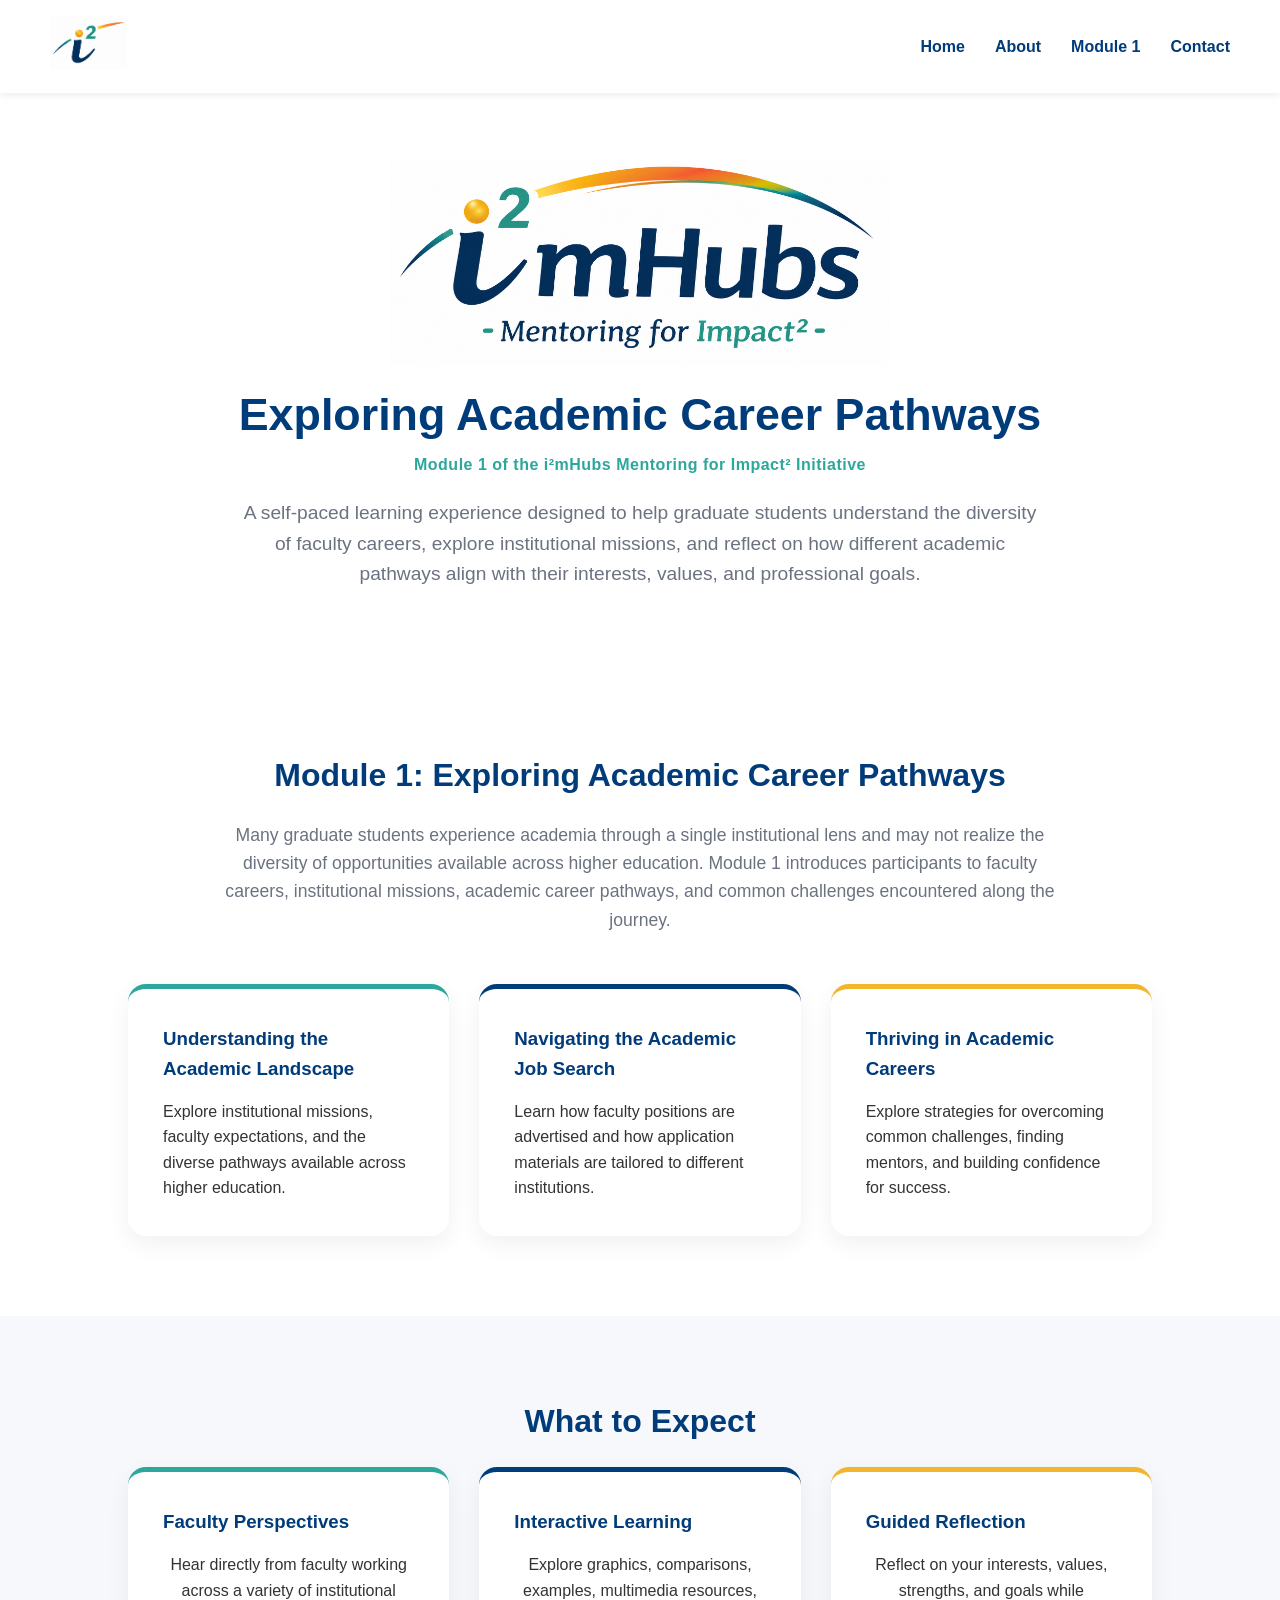
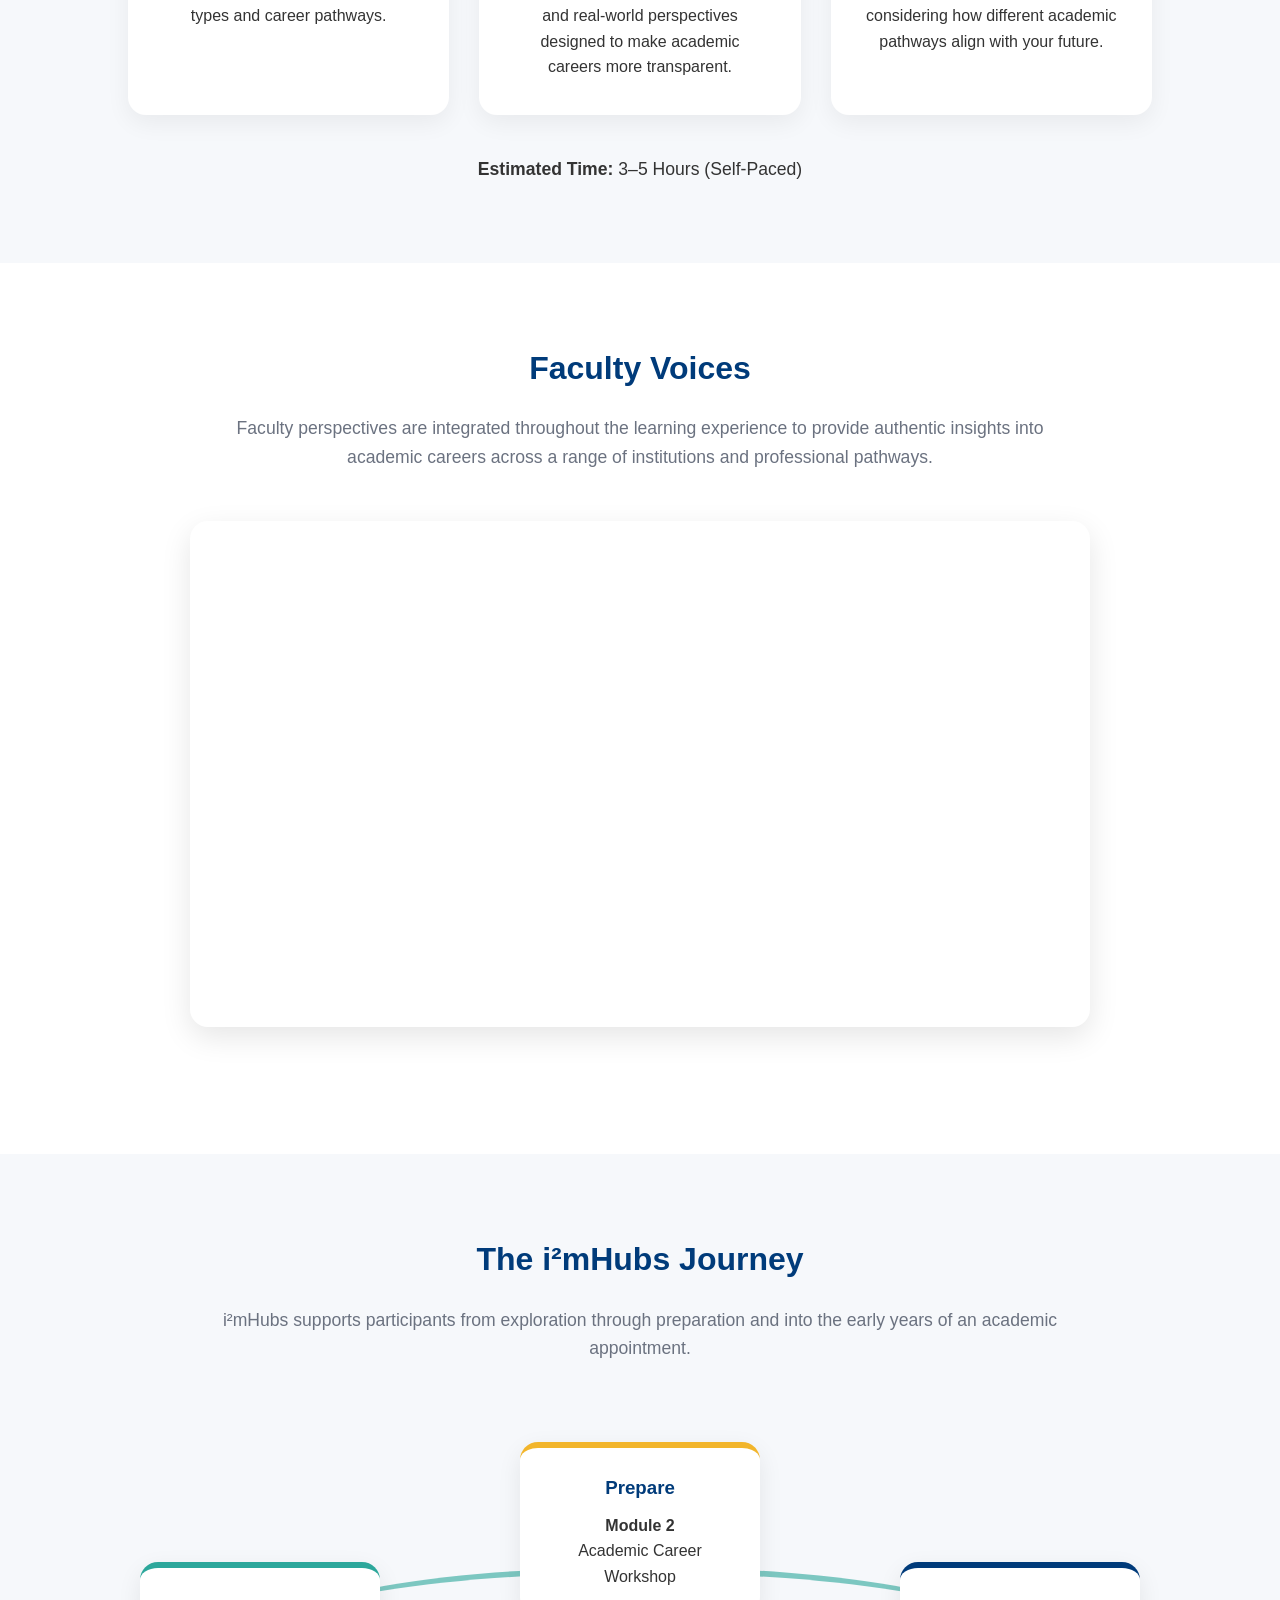
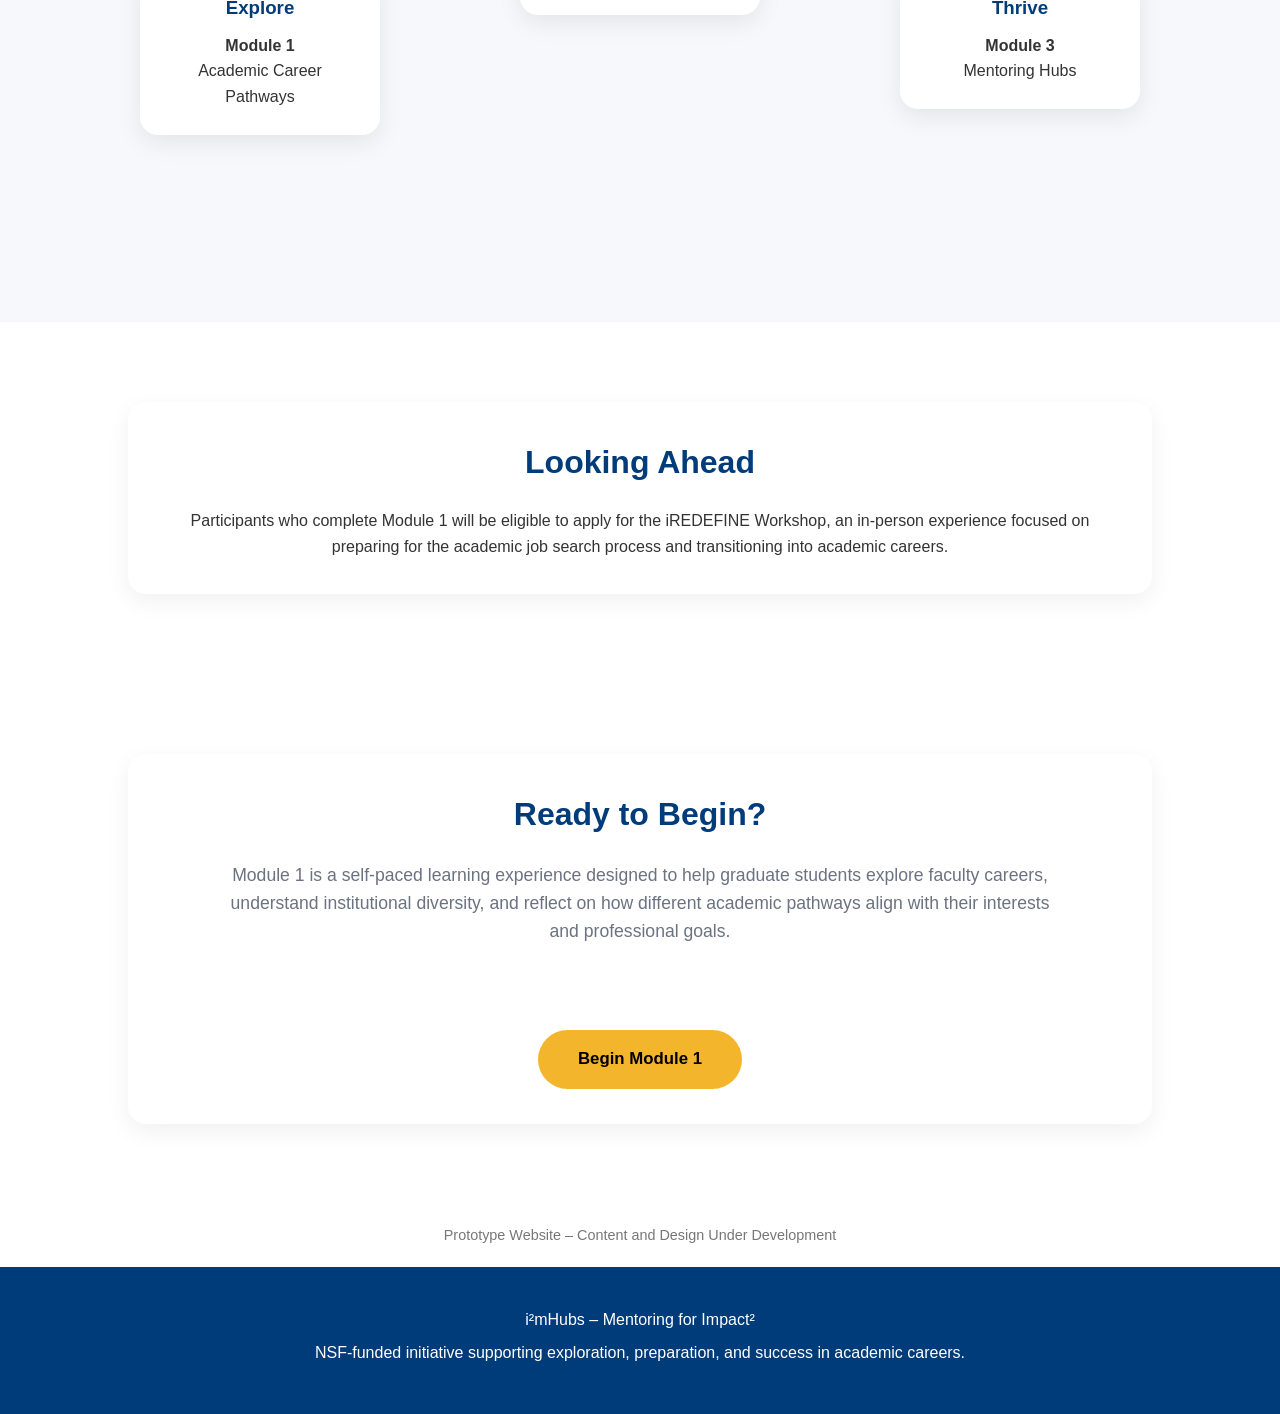
<file: index.html>
<!DOCTYPE html>
<html lang="en">

<head>
    <meta charset="UTF-8">
    <meta name="viewport" content="width=device-width, initial-scale=1.0">
    <title>i²mHubs - Exploring Academic Career Pathways</title>

    <link rel="stylesheet" href="css/style.css">
    <link rel="icon" type="image/png" href="images/icon-tab.jpg"> 
</head>

<body>
 
<header>
    <nav class="navbar">

        <div class="logo">
            <img src="images/i2-icon.png" alt="i²mHubs">
        </div>

        <ul class="nav-links">
            <li><a href="index.html">Home</a></li>
            <li><a href="about.html">About</a></li>
            <li><a href="explore.html">Module 1</a></li>
            <li><a href="contact.html">Contact</a></li>
        </ul>

    </nav>
</header>

<section class="hero">

    <div class="hero-brand">

        <img src="images/i2mhubs-logo.png"
             alt="i²mHubs"
             class="hero-icon">

        <h1>Exploring Academic Career Pathways</h1>

        <p class="hero-subtitle">
            Module 1 of the i²mHubs Mentoring for Impact² Initiative
        </p>

        <p class="tagline">
            A self-paced learning experience designed to help graduate students
            understand the diversity of faculty careers, explore institutional
            missions, and reflect on how different academic pathways align with
            their interests, values, and professional goals.
        </p>

    </div>

</section>

<section class="section">

    <h2>Module 1: Exploring Academic Career Pathways</h2>

    <p class="section-intro">
        Many graduate students experience academia through a single institutional
        lens and may not realize the diversity of opportunities available across
        higher education. Module 1 introduces participants to faculty careers,
        institutional missions, academic career pathways, and common challenges
        encountered along the journey.
    </p>

    <div class="card-grid">

        <div class="card">
            <h3>Understanding the Academic Landscape</h3>
            <p>
                Explore institutional missions, faculty expectations,
                and the diverse pathways available across higher education.
            </p>
        </div>

        <div class="card">
            <h3>Navigating the Academic Job Search</h3>
            <p>
                Learn how faculty positions are advertised and how
                application materials are tailored to different institutions.
            </p>
        </div>

        <div class="card">
            <h3>Thriving in Academic Careers</h3>
            <p>
                Explore strategies for overcoming common challenges,
                finding mentors, and building confidence for success.
            </p>
        </div>

    </div>

</section>

<section class="section pathway">

    <h2>What to Expect</h2>

    <div class="card-grid">

        <div class="card">
            <h3>Faculty Perspectives</h3>
            <p>
                Hear directly from faculty working across a variety of
                institutional types and career pathways.
            </p>
        </div>

        <div class="card">
            <h3>Interactive Learning</h3>
            <p>
                Explore graphics, comparisons, examples, multimedia resources,
                and real-world perspectives designed to make academic careers
                more transparent.
            </p>
        </div>

        <div class="card">
            <h3>Guided Reflection</h3>
            <p>
                Reflect on your interests, values, strengths, and goals while
                considering how different academic pathways align with your future.
            </p>
        </div>

    </div>

    <p style="margin-top:40px;text-align:center;font-size:1.1rem;">
        <strong>Estimated Time:</strong> 3–5 Hours (Self-Paced)
    </p>

</section>

<section class="section">

    <h2>Faculty Voices</h2>

    <p class="section-intro">
        Faculty perspectives are integrated throughout the learning experience
        to provide authentic insights into academic careers across a range of
        institutions and professional pathways.
    </p>

<div class="video-container">
    <iframe
        src="https://www.youtube.com/embed/XS2yKh8M8Zc"
        title="Faculty Perspective"
        allowfullscreen>
    </iframe>
</div>

</section>

<section class="section pathway">

    <h2>The i²mHubs Journey</h2>

    <p class="section-intro">
        i²mHubs supports participants from exploration through preparation
        and into the early years of an academic appointment.
    </p>

    <div class="journey-arc">

        <div class="journey-step journey-left">
            <h3>Explore </h3>
            <p><strong>Module 1</strong></p>
            <p>Academic Career Pathways</p>
        </div>

        <div class="journey-step journey-center">
            <h3>Prepare </h3>
            <p><strong>Module 2</strong></p>
            <p>Academic Career Workshop</p>
        </div>

        <div class="journey-step journey-right">
            <h3>Thrive</h3>
            <p><strong>Module 3</strong></p>
            <p>Mentoring Hubs</p>
        </div>

    </div>

</section>

<section class="section">

    <div class="card">

        <h2>Looking Ahead</h2>

        <p style="text-align:center;">
            Participants who complete Module 1 will be eligible to apply
            for the iREDEFINE Workshop, an in-person experience focused on
            preparing for the academic job search process and transitioning
            into academic careers.
        </p>

    </div>

</section>

<section class="section begin-module">

    <div class="card">

        <h2>Ready to Begin?</h2>

        <p class="section-intro">
            Module 1 is a self-paced learning experience designed to help
            graduate students explore faculty careers, understand institutional
            diversity, and reflect on how different academic pathways align
            with their interests and professional goals.
        </p>

        <div style="text-align:center;">

            <a href="explore.html" class="button">
                Begin Module 1
            </a>

        </div>

    </div>

</section>
    
<section class="nsf-note">

    <p>
        Prototype Website – Content and Design Under Development
    </p>

</section>    
    
<footer>

    <p>i²mHubs – Mentoring for Impact²</p>

    <p>
        NSF-funded initiative supporting exploration, preparation,
        and success in academic careers.
    </p>

    
</footer>

</body>
</html>
</file>
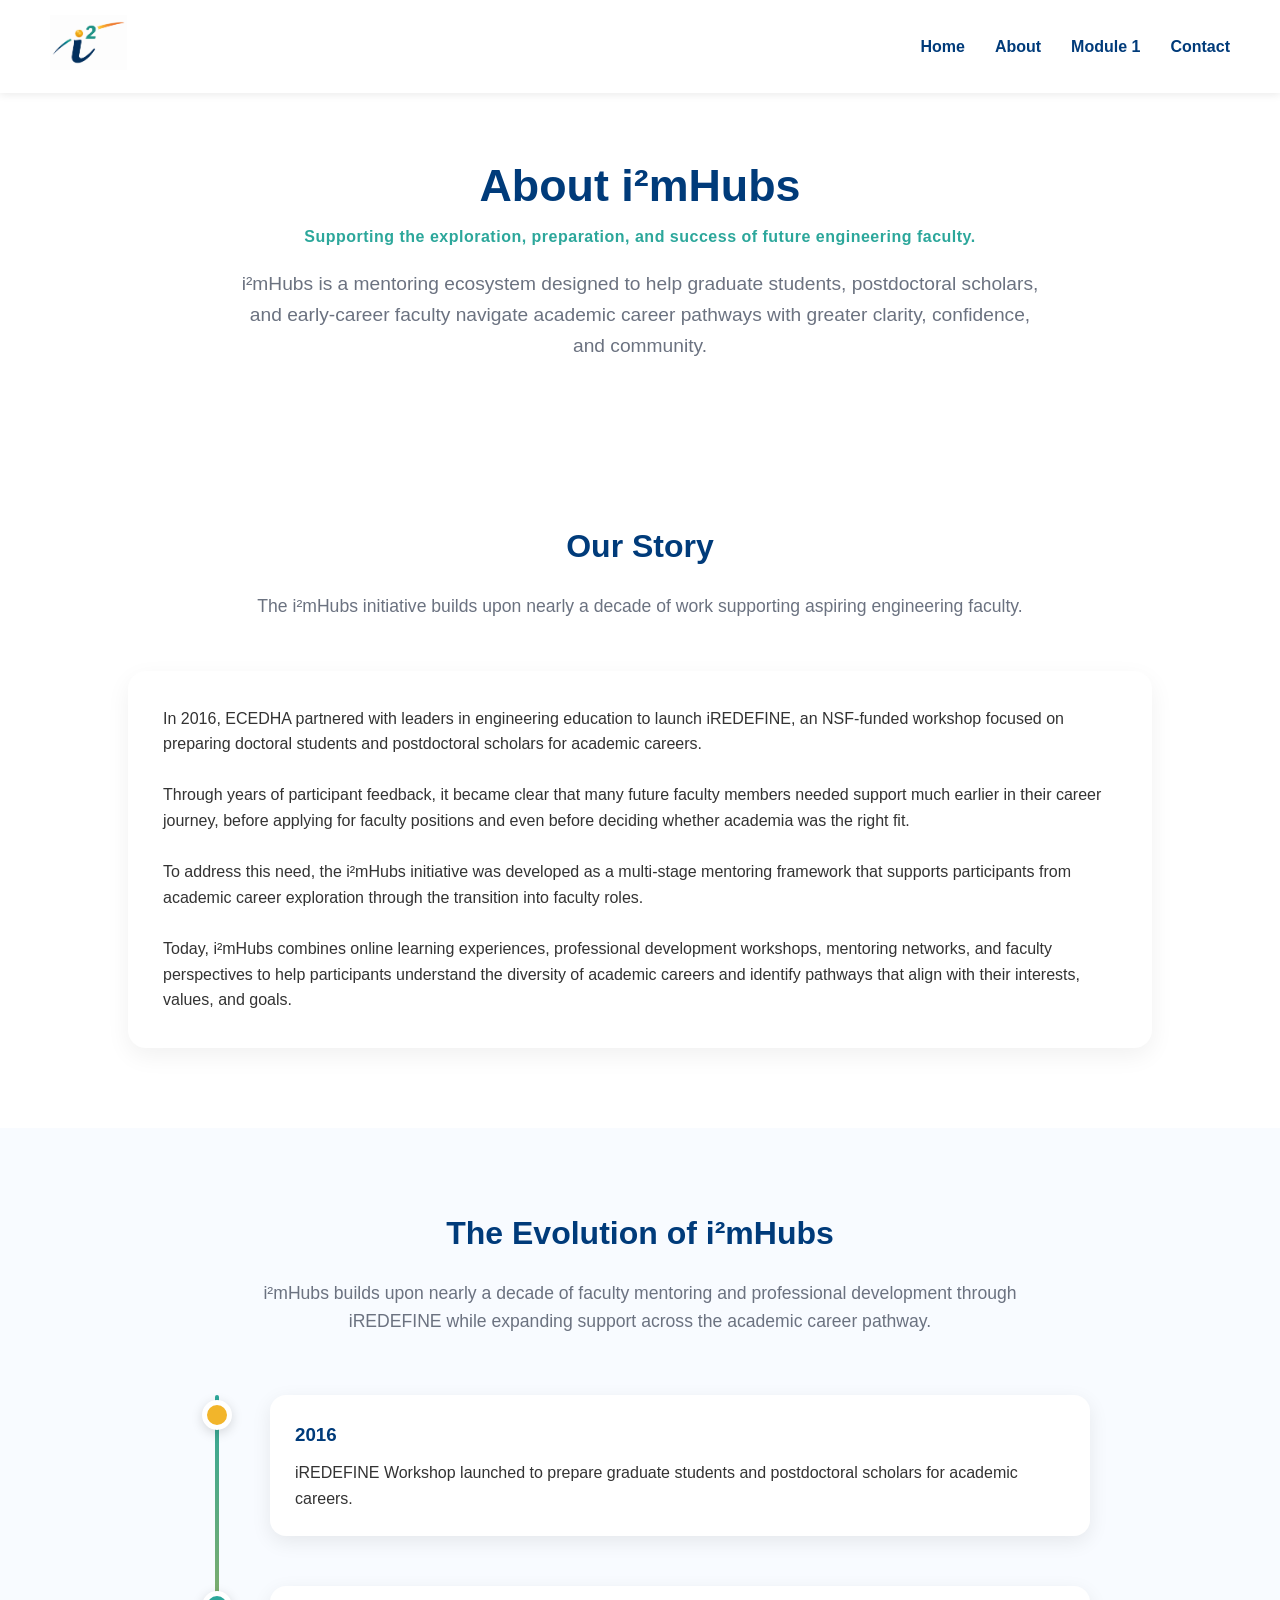
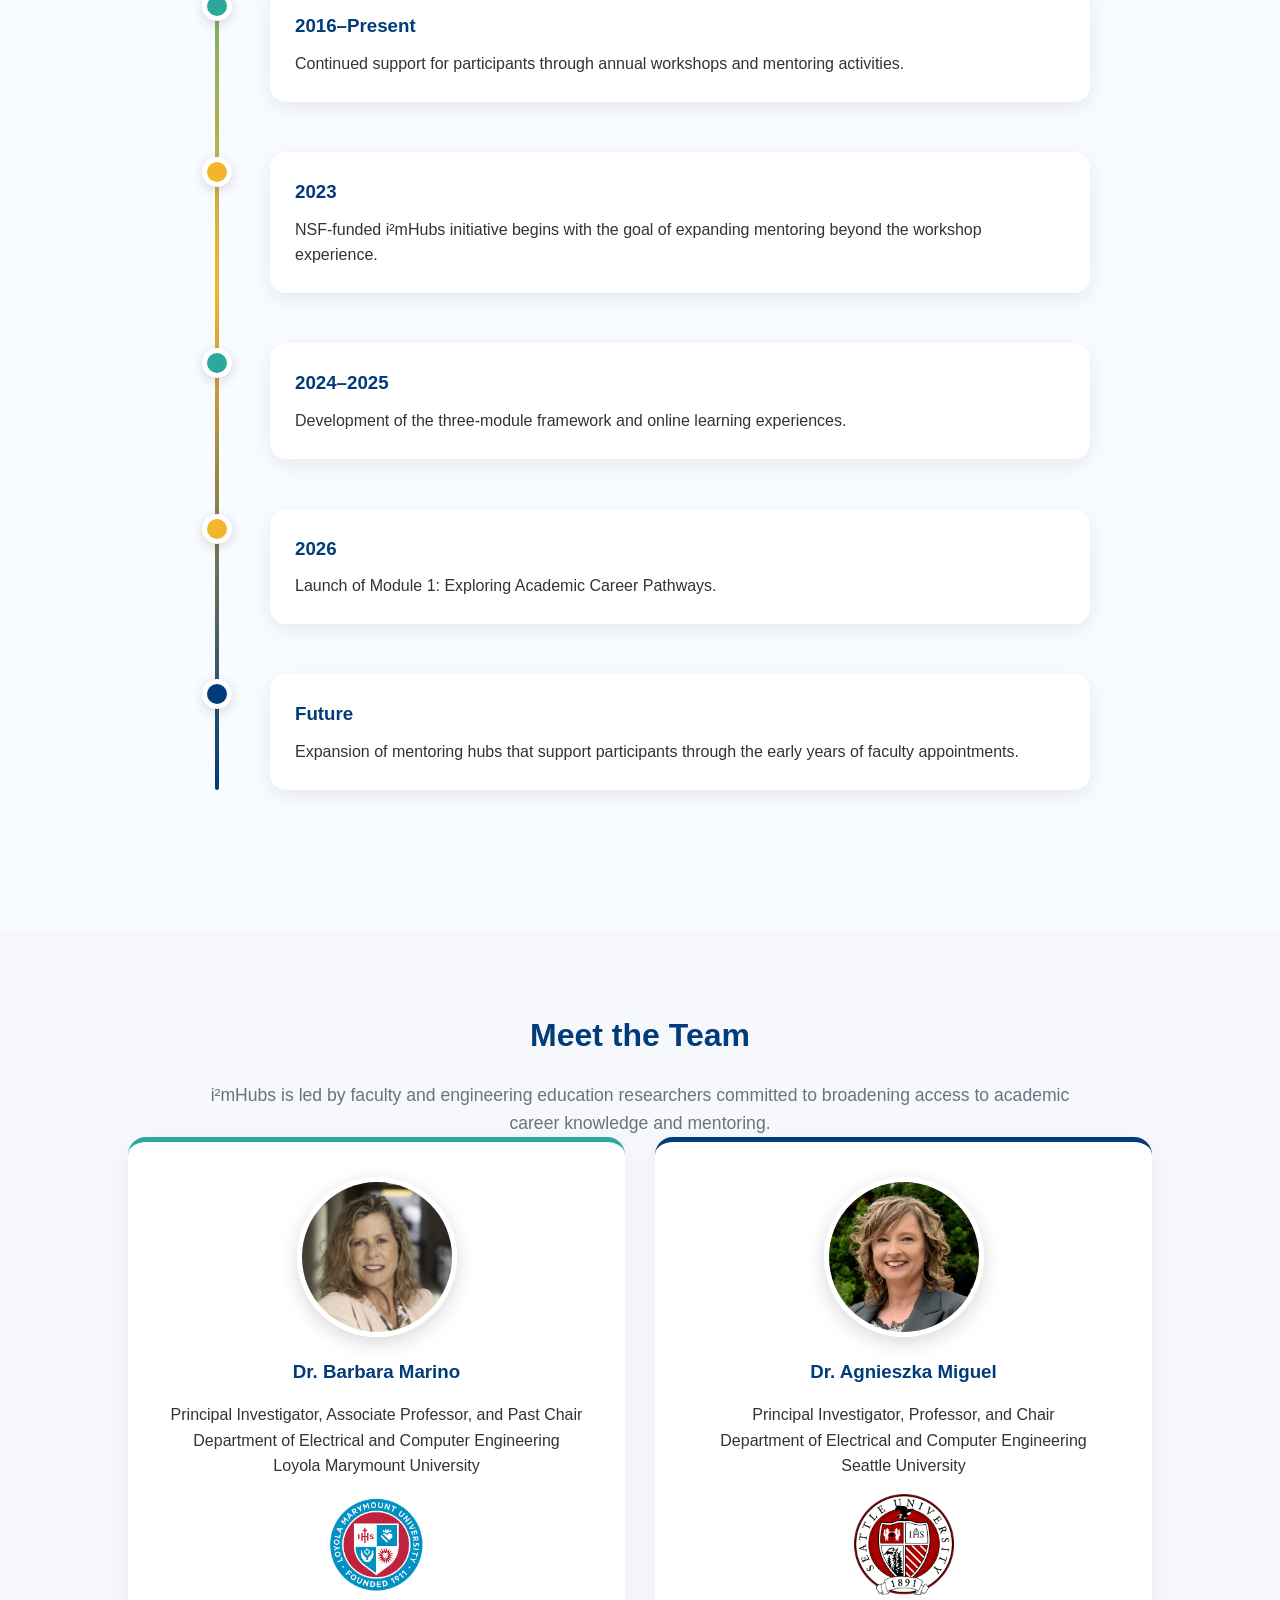
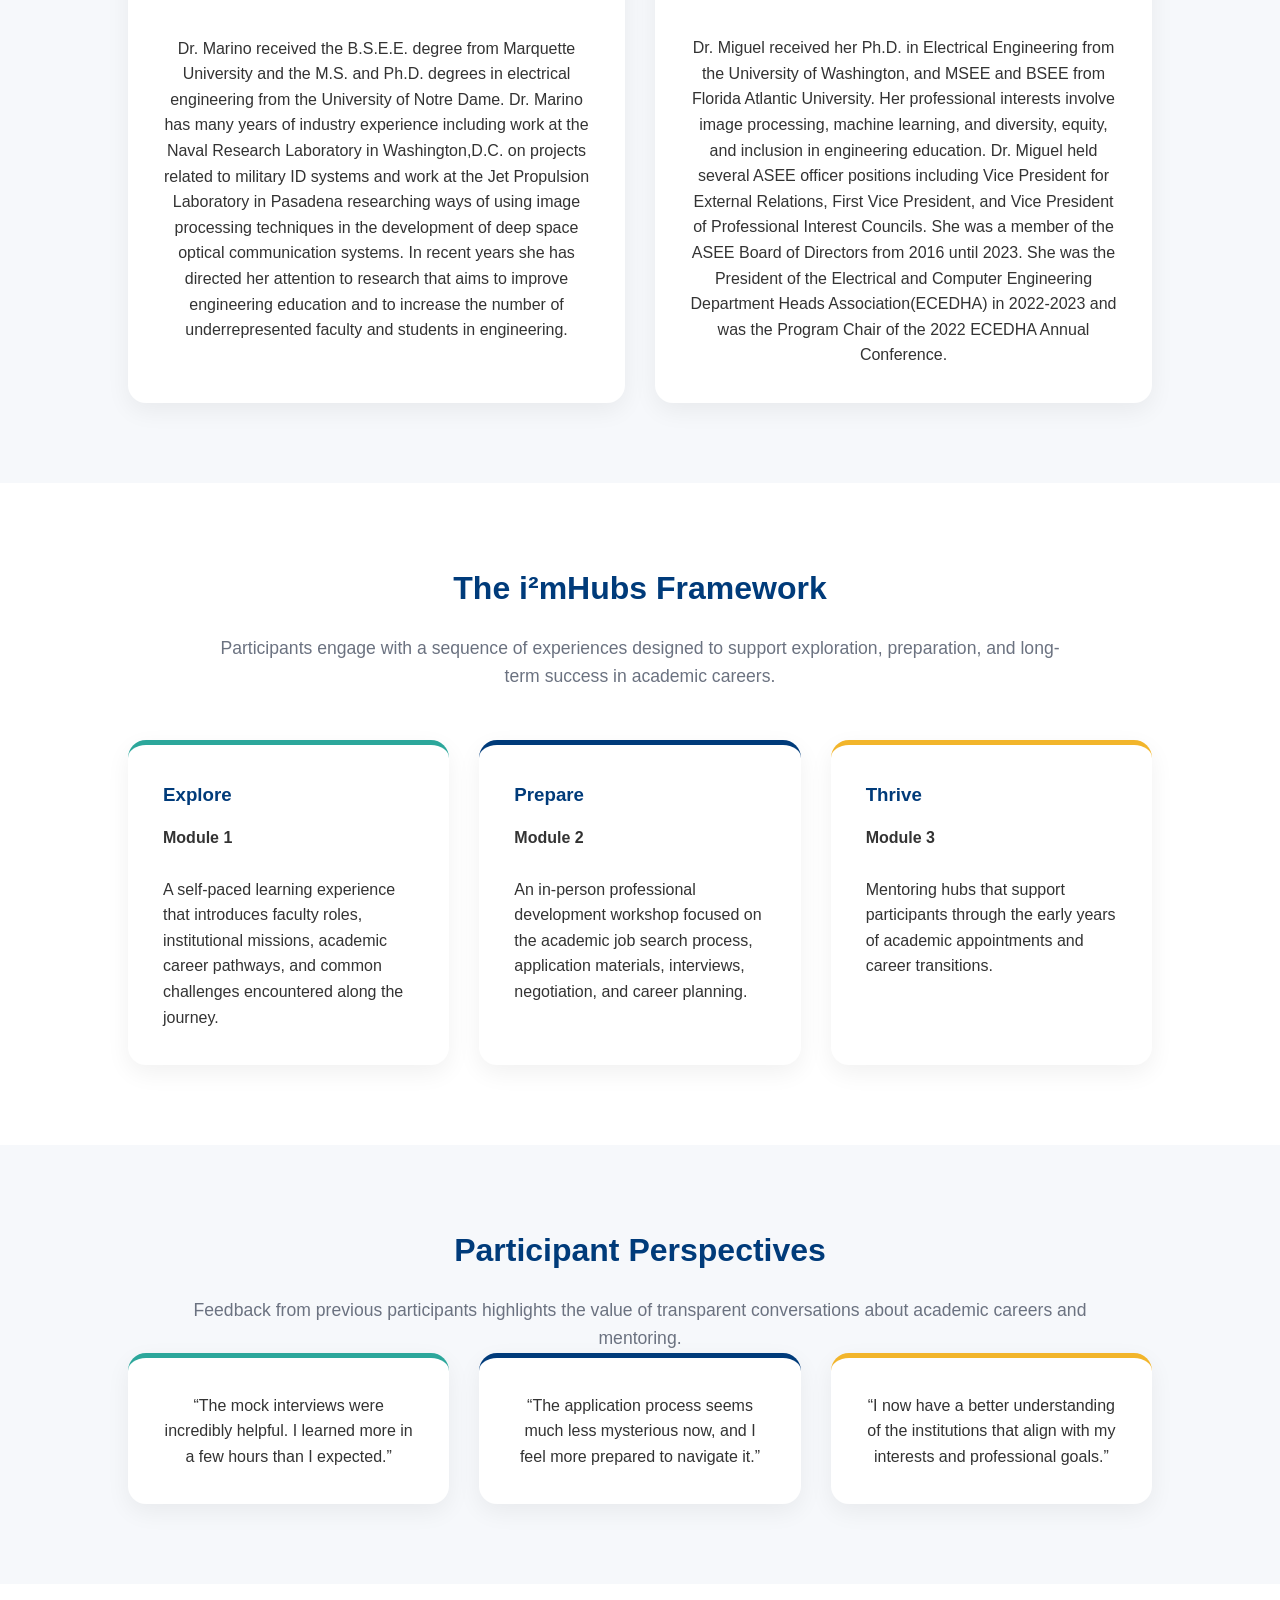
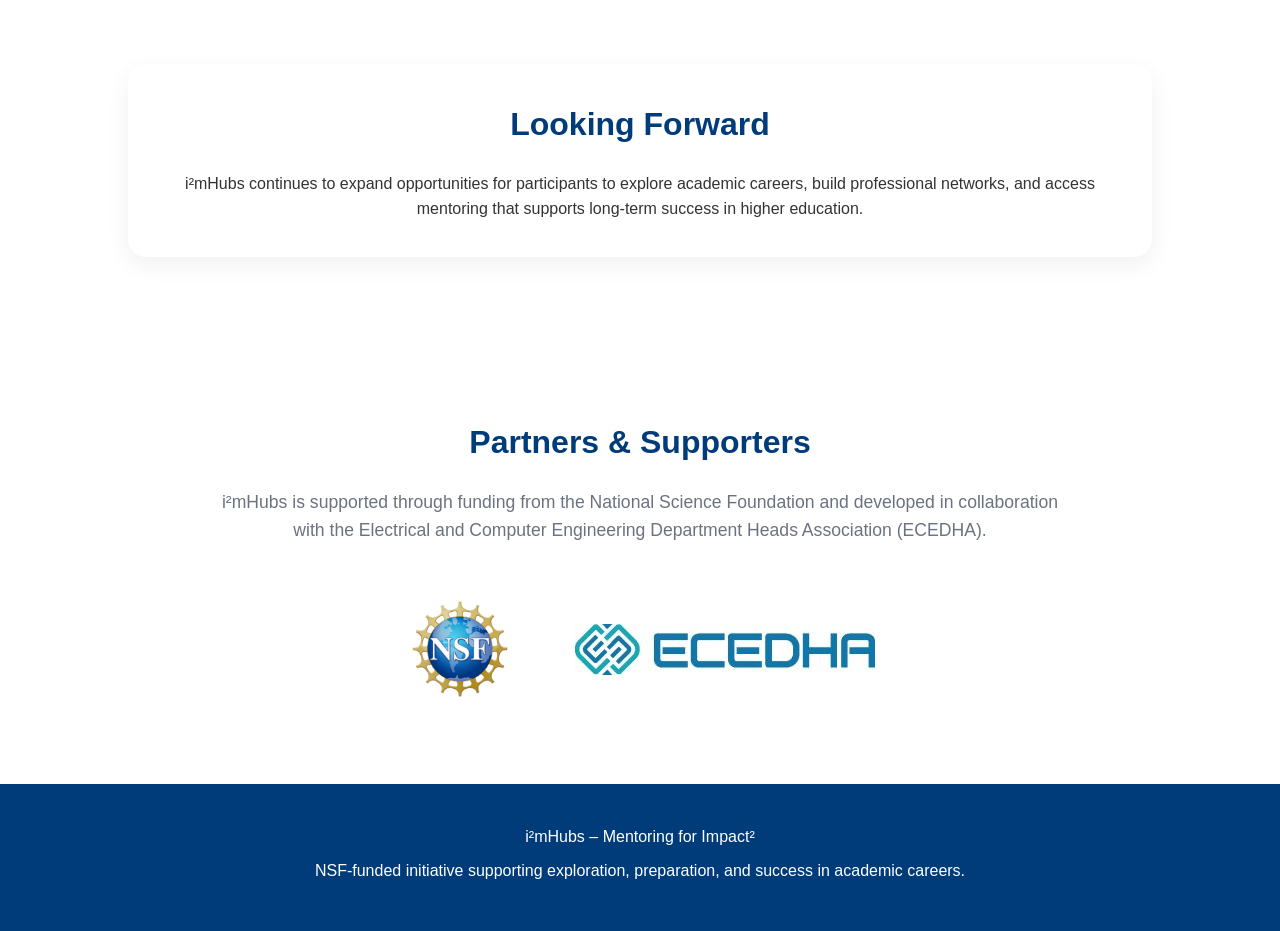
<file: about.html>
<!DOCTYPE html>
<html lang="en">

<head>
    <meta charset="UTF-8">
    <meta name="viewport" content="width=device-width, initial-scale=1.0">
    <title>About i²mHubs</title>

    <link rel="stylesheet" href="css/style.css">
    <link rel="icon" type="image/png" href="images/icon-tab.jpg"> 
</head>

<body>

<header>
    <nav class="navbar">

        <div class="logo">
            <img src="images/i2-icon.png" alt="i²mHubs">
        </div>

        <ul class="nav-links">
            <li><a href="index.html">Home</a></li>
            <li><a href="about.html">About</a></li>
            <li><a href="explore.html">Module 1</a></li>
            <li><a href="contact.html">Contact</a></li>
        </ul>

    </nav>
</header>

<!-- HERO -->

<section class="hero">

    <div class="hero-brand">

        <h1>About i²mHubs</h1>

        <p class="hero-subtitle">
            Supporting the exploration, preparation, and success of future engineering faculty.
        </p>

        <p class="tagline">
            i²mHubs is a mentoring ecosystem designed to help graduate students,
            postdoctoral scholars, and early-career faculty navigate academic
            career pathways with greater clarity, confidence, and community.
        </p>

    </div>

</section>

<!-- OUR STORY -->

<section class="section">

    <h2>Our Story</h2>

    <p class="section-intro">
        The i²mHubs initiative builds upon nearly a decade of work supporting
        aspiring engineering faculty.
    </p>

    <div class="card">

        <p>
            In 2016, ECEDHA partnered with leaders in engineering education to
            launch iREDEFINE, an NSF-funded workshop focused on preparing doctoral
            students and postdoctoral scholars for academic careers.
        </p>

        <br>

        <p>
            Through years of participant feedback, it became clear that many
            future faculty members needed support much earlier in their career
            journey, before applying for faculty positions and even before deciding
            whether academia was the right fit.
        </p>

        <br>

        <p>
            To address this need, the i²mHubs initiative was developed as a
            multi-stage mentoring framework that supports participants from
            academic career exploration through the transition into faculty roles.
        </p>

        <br>

        <p>
            Today, i²mHubs combines online learning experiences, professional
            development workshops, mentoring networks, and faculty perspectives
            to help participants understand the diversity of academic careers and
            identify pathways that align with their interests, values, and goals.
        </p>

    </div>

</section>
<section class="section timeline-section">

    <h2>The Evolution of i²mHubs</h2>

    <p class="section-intro">
        i²mHubs builds upon nearly a decade of faculty mentoring and
        professional development through iREDEFINE while expanding support
        across the academic career pathway.
    </p>

    <div class="timeline">

        <div class="timeline-item">
            <div class="timeline-dot"></div>
            <div class="timeline-content">
                <h3>2016</h3>
                <p>
                    iREDEFINE Workshop launched to prepare graduate students
                    and postdoctoral scholars for academic careers.
                </p>
            </div>
        </div>

        <div class="timeline-item">
            <div class="timeline-dot"></div>
            <div class="timeline-content">
                <h3>2016–Present</h3>
                <p>
                    Continued support for participants through annual
                    workshops and mentoring activities.
                </p>
            </div>
        </div>

        <div class="timeline-item">
            <div class="timeline-dot"></div>
            <div class="timeline-content">
                <h3>2023</h3>
                <p>
                    NSF-funded i²mHubs initiative begins with the goal of
                    expanding mentoring beyond the workshop experience.
                </p>
            </div>
        </div>

        <div class="timeline-item">
            <div class="timeline-dot"></div>
            <div class="timeline-content">
                <h3>2024–2025</h3>
                <p>
                    Development of the three-module framework and online
                    learning experiences.
                </p>
            </div>
        </div>

        <div class="timeline-item">
            <div class="timeline-dot"></div>
            <div class="timeline-content">
                <h3>2026</h3>
                <p>
                    Launch of Module 1: Exploring Academic Career Pathways.
                </p>
            </div>
        </div>

        <div class="timeline-item">
            <div class="timeline-dot future"></div>
            <div class="timeline-content">
                <h3>Future</h3>
                <p>
                    Expansion of mentoring hubs that support participants
                    through the early years of faculty appointments.
                </p>
            </div>
        </div>

    </div>

</section>
<!-- TEAM -->

<section class="section pathway">

    <h2>Meet the Team</h2>

    <p class="section-intro">
        i²mHubs is led by faculty and engineering education researchers committed
        to broadening access to academic career knowledge and mentoring.
    </p>

    <div class="card-grid">

<div class="card team-card">

    <img src="images/barbara-marino.jpg"
         alt="Dr. Barbara Marino"
         class="headshot">

    <h3>Dr. Barbara Marino</h3>

            <p>
                Principal Investigator, Associate Professor, and Past Chair<br>
                Department of Electrical and Computer Engineering<br>
                Loyola Marymount University
            </p>
            <img src="images/LMU-logo.png"
                 alt="Loyola Marymount University"
                 class="university-logo">
            <br>

            <p>
                Dr. Marino received the B.S.E.E. degree from Marquette University and the M.S. and Ph.D. degrees in electrical 
                engineering from the University of Notre Dame. Dr. Marino has many years of industry experience including work 
                at the Naval Research Laboratory in Washington,D.C. on projects related to military ID systems and work at the 
                Jet Propulsion Laboratory in Pasadena researching ways of using image processing techniques in the development 
                of deep space optical communication systems. In recent years she has directed her attention to research that 
                aims to improve engineering education and to increase the number of underrepresented faculty and students in engineering.
                
            </p>

        </div>

<div class="card team-card">

    <img src="images/AgnieszkaMiguelHeadshot.jpg"
         alt="Dr. Agnieszka Miguel"
         class="headshot">

    <h3>Dr. Agnieszka Miguel</h3>

            <p>
                Principal Investigator, Professor, and Chair<br>
                Department of Electrical and Computer Engineering<br>
                Seattle University
            </p>
            <img src="images/SU-logo.png"
                 alt="Seattle University"
                 class="university-logo">
            <br>

            <p>
                Dr. Miguel received her Ph.D. in Electrical Engineering from the University of Washington, and MSEE and BSEE from Florida Atlantic University. 
                Her professional interests involve image processing, machine learning, and diversity, equity, and inclusion in engineering education. 
                Dr. Miguel held several ASEE officer positions including Vice President for External Relations, First Vice President, 
                and Vice President of Professional Interest Councils. She was a member of the ASEE Board of Directors from 2016 until 2023. 
                She was the President of the Electrical and Computer Engineering Department Heads Association(ECEDHA) in 2022-2023 and was the 
                Program Chair of the 2022 ECEDHA Annual Conference.
            </p>

        </div>

    </div>

</section>

<!-- FRAMEWORK -->

<section class="section">

    <h2>The i²mHubs Framework</h2>

    <p class="section-intro">
        Participants engage with a sequence of experiences designed to support
        exploration, preparation, and long-term success in academic careers.
    </p>

    <div class="card-grid">

        <div class="card">

            <h3>Explore</h3>

            <p><strong>Module 1</strong></p>

            <br>

            <p>
                A self-paced learning experience that introduces faculty roles,
                institutional missions, academic career pathways, and common
                challenges encountered along the journey.
            </p>

        </div>

        <div class="card">

            <h3>Prepare</h3>

            <p><strong>Module 2</strong></p>

            <br>

            <p>
                An in-person professional development workshop focused on the
                academic job search process, application materials, interviews,
                negotiation, and career planning.
            </p>

        </div>

        <div class="card">

            <h3>Thrive</h3>

            <p><strong>Module 3</strong></p>

            <br>

            <p>
                Mentoring hubs that support participants through the early years
                of academic appointments and career transitions.
            </p>

        </div>

    </div>

</section>

<!-- TESTIMONIALS -->

<section class="section pathway">

    <h2>Participant Perspectives</h2>

    <p class="section-intro">
        Feedback from previous participants highlights the value of transparent
        conversations about academic careers and mentoring.
    </p>

    <div class="card-grid">

        <div class="card">

            <p>
                “The mock interviews were incredibly helpful. I learned more
                in a few hours than I expected.”
            </p>

        </div>

        <div class="card">

            <p>
                “The application process seems much less mysterious now,
                and I feel more prepared to navigate it.”
            </p>

        </div>

        <div class="card">

            <p>
                “I now have a better understanding of the institutions that
                align with my interests and professional goals.”
            </p>

        </div>

    </div>

</section>

<!-- LOOKING FORWARD -->

<section class="section">

    <div class="card">

        <h2>Looking Forward</h2>

        <p style="text-align:center;">
            i²mHubs continues to expand opportunities for participants to
            explore academic careers, build professional networks, and access
            mentoring that supports long-term success in higher education.
        </p>

    </div>

</section>
    
<section class="section partners-section">

    <h2>Partners & Supporters</h2>

    <p class="section-intro">
        i²mHubs is supported through funding from the National Science Foundation
        and developed in collaboration with the Electrical and Computer Engineering
        Department Heads Association (ECEDHA).
    </p>

    <div class="partners-logos">

        <img src="images/NSF-logo.png"
             alt="National Science Foundation"
             class="partner-logo nsf-logo">

        <img src="images/ECEDHA-logo.jpg"
             alt="ECEDHA"
             class="partner-logo">

    </div>

</section>
    
<footer>

    <p>i²mHubs – Mentoring for Impact²</p>

    <p>
        NSF-funded initiative supporting exploration, preparation,
        and success in academic careers.
    </p>

</footer>

</body>
</html>
</file>
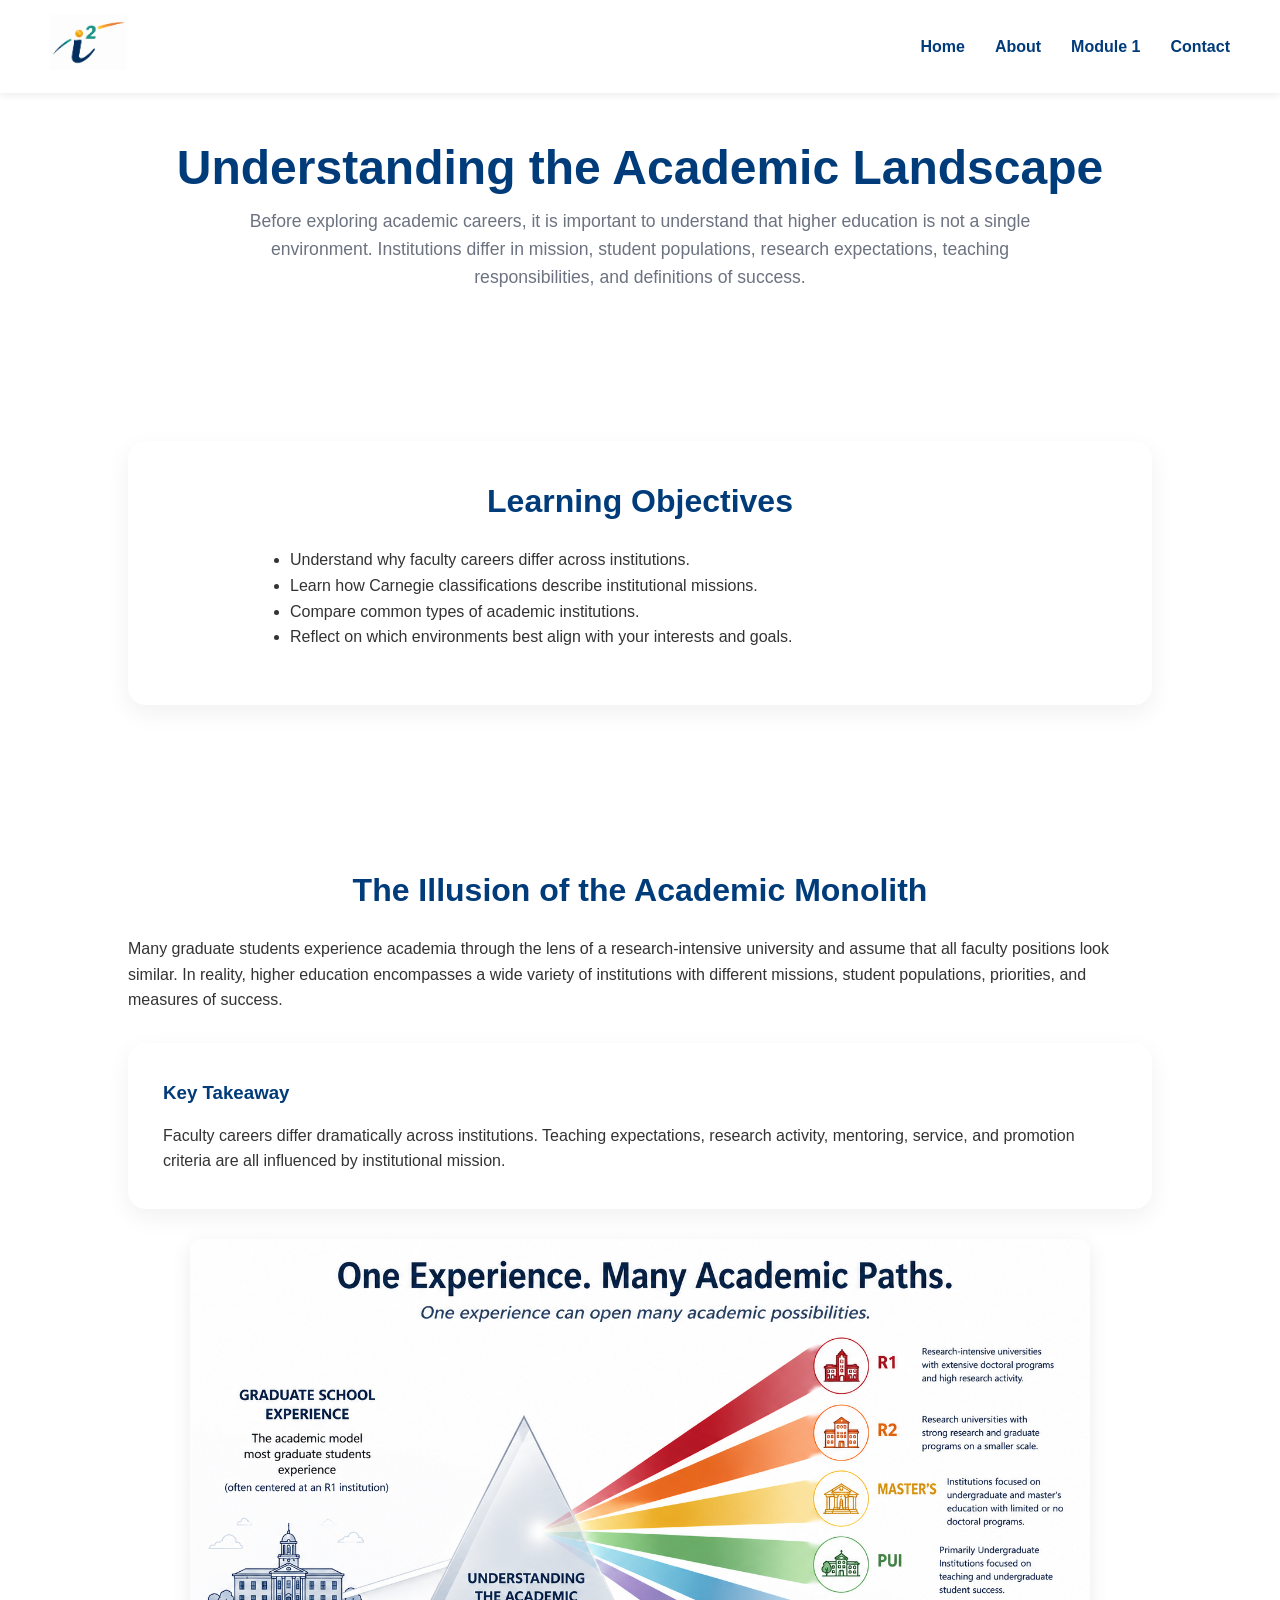
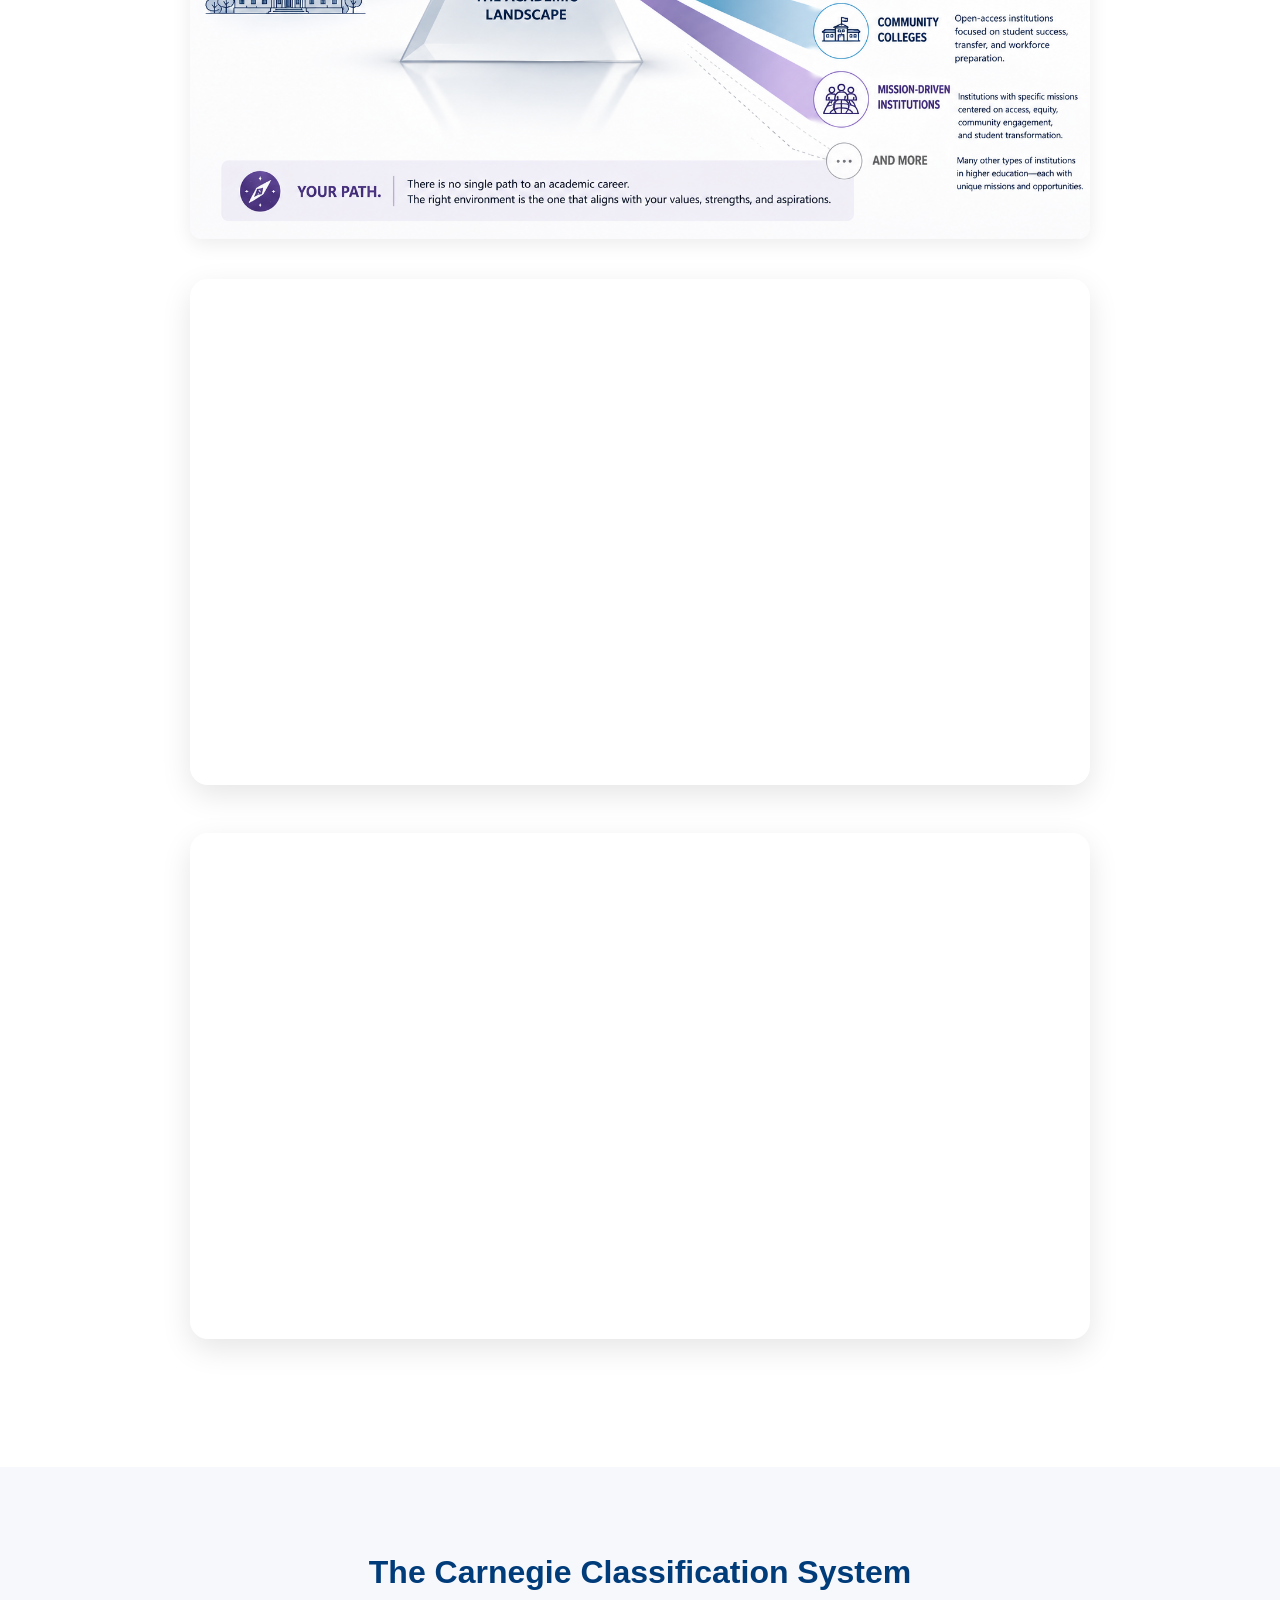
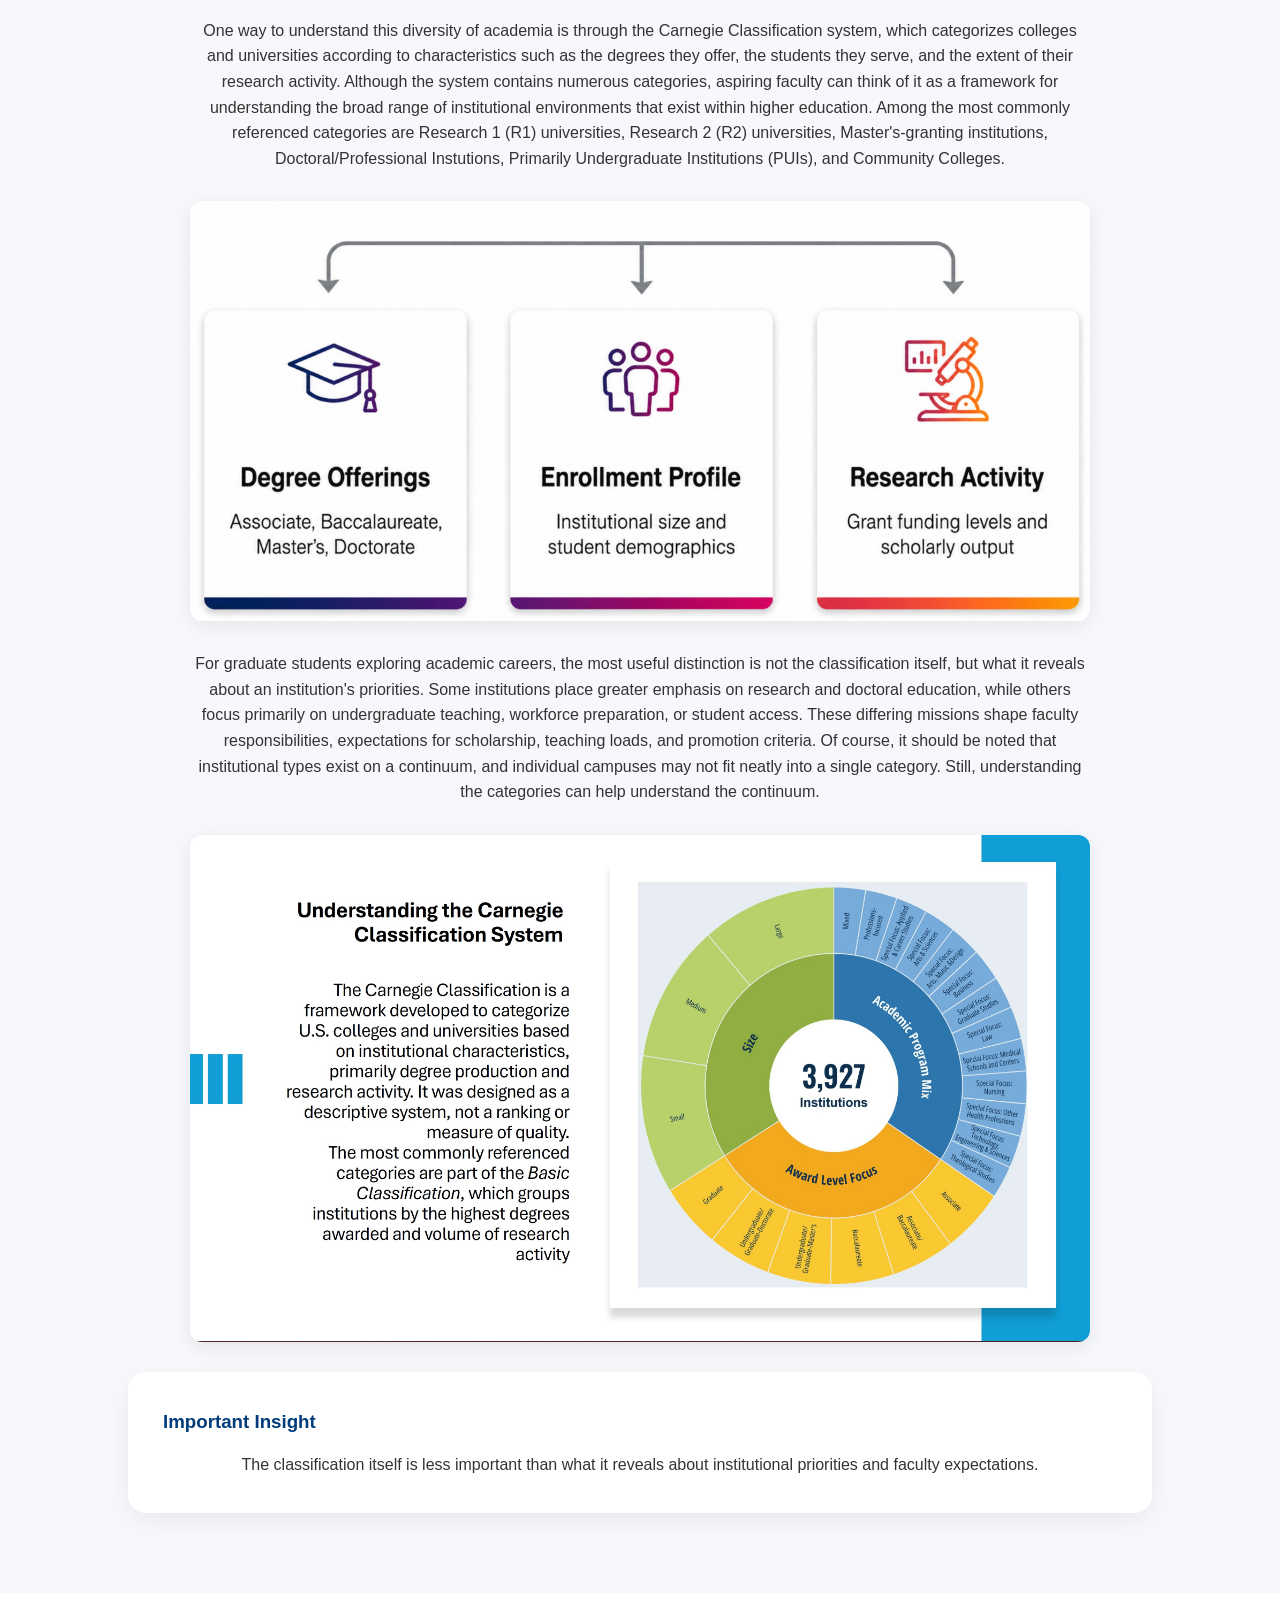
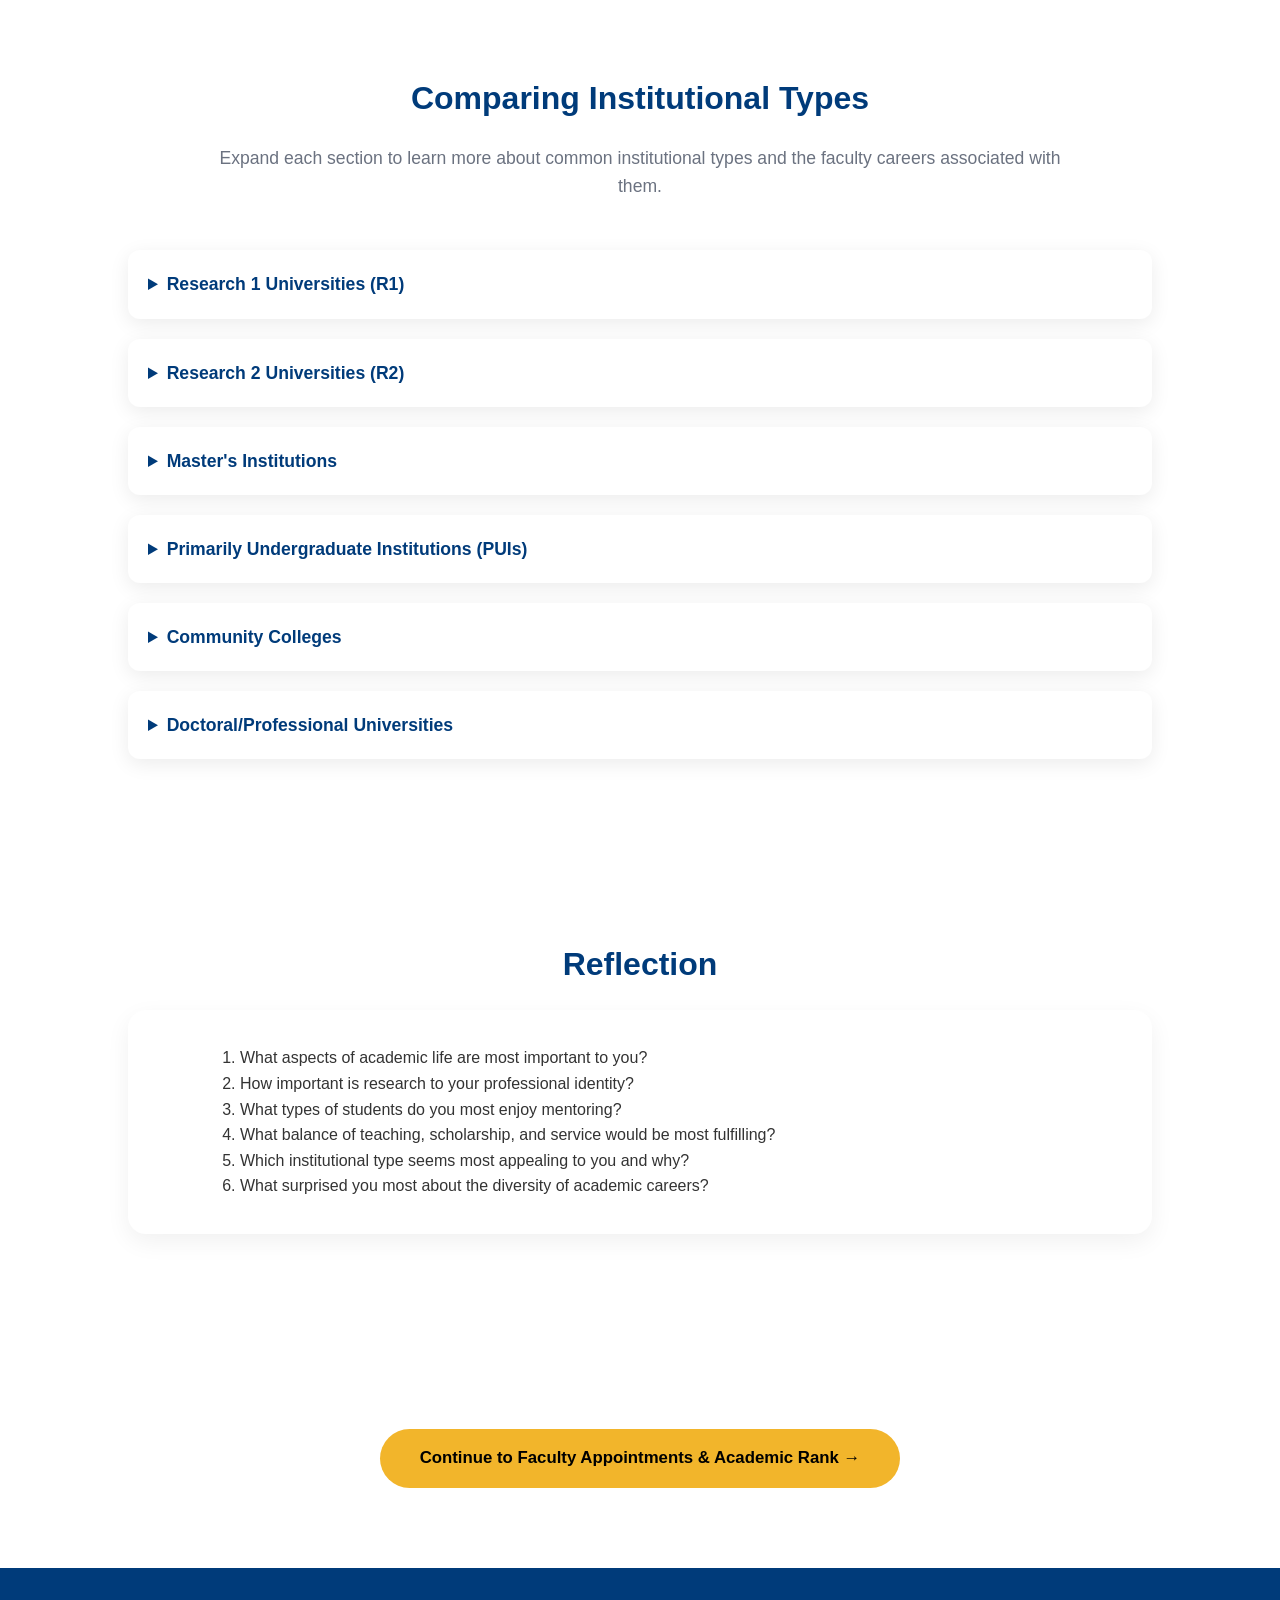
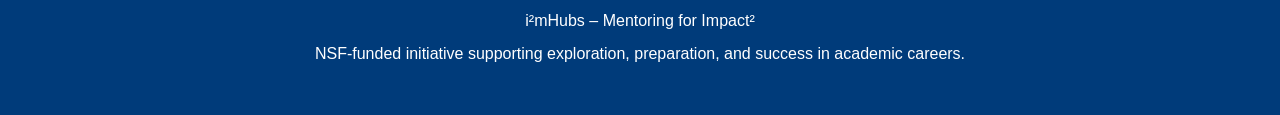
<file: academic-landscape.html>
<!DOCTYPE html>
<html lang="en">

<head>
    <meta charset="UTF-8">
    <meta name="viewport" content="width=device-width, initial-scale=1.0">
    <title>Understanding the Academic Landscape | i²mHubs</title>

    <link rel="stylesheet" href="css/style.css">
    <link rel="icon" type="image/png" href="images/icon-tab.jpg"> 
</head>

<body>

<header>
    <nav class="navbar">

        <div class="logo">
            <img src="images/i2-icon.png" alt="i²mHubs">
        </div>

        <ul class="nav-links">
            <li><a href="index.html">Home</a></li>
            <li><a href="about.html">About</a></li>
            <li><a href="explore.html">Module 1</a></li>
            <li><a href="contact.html">Contact</a></li>
        </ul>

    </nav>
</header>

<section class="hero-small">

    <h1>Understanding the Academic Landscape</h1>

    <p class="section-intro">
        Before exploring academic careers, it is important to understand
        that higher education is not a single environment. Institutions
        differ in mission, student populations, research expectations,
        teaching responsibilities, and definitions of success.
    </p>

</section>

<section class="section">

    <div class="card">

        <h2>Learning Objectives</h2>

        <ul style="max-width:700px;margin:20px auto;">
            <li>Understand why faculty careers differ across institutions.</li>
            <li>Learn how Carnegie classifications describe institutional missions.</li>
            <li>Compare common types of academic institutions.</li>
            <li>Reflect on which environments best align with your interests and goals.</li>
        </ul>

    </div>

</section>

<section class="section">

    <h2>The Illusion of the Academic Monolith</h2>

    <p>     
        Many graduate students experience academia through the lens of a
        research-intensive university and assume that all faculty positions look
        similar. In reality, higher education encompasses a wide variety
        of institutions with different missions, student populations, priorities, and measures
        of success.
    </p>

    <div class="card" style="margin-top:30px;">

        <h3>Key Takeaway</h3>
        <p>
            Faculty careers differ dramatically across institutions.
            Teaching expectations, research activity, mentoring,
            service, and promotion criteria are all influenced by
            institutional mission.
        </p>

    </div>

    <img src="images/prism-graphic.png"
         alt="The illusion of the academic monolith"
         class="content-image">

<div class="video-container">
    <iframe
        src="https://www.youtube.com/embed/433xfzWZgAg?si=naFYt9kcluYdQ7SS"
        title="Faculty Perspective"
        allowfullscreen>
    </iframe>
</div>

<div class="video-container">
    <iframe
        src="https://www.youtube.com/embed/-7o1_8jKzfA"
        title="Faculty Perspective"
        allowfullscreen>
    </iframe>
</div>

    

    
</section>

<section class="section pathway">

    <h2>The Carnegie Classification System</h2>

    <p>
        One way to understand this diversity of academia is through the 
        Carnegie Classification system, which categorizes colleges and 
        universities according to characteristics such as the degrees 
        they offer, the students they serve, and the extent of their 
        research activity. Although the system contains numerous categories, 
        aspiring faculty can think of it as a framework for understanding the 
        broad range of institutional environments that exist within higher education. 
        Among the most commonly referenced categories are Research 1 (R1) universities, 
        Research 2 (R2) universities, Master's-granting institutions, 
        Doctoral/Professional Instutions, Primarily Undergraduate Institutions (PUIs), 
        and Community Colleges.
    <p>

    <img src="images/Carnegie-balance.jpg"
        alt="Key Aspects of the Carnegie Classification System"
        class="content-image">

    <p>
        For graduate students exploring academic careers, the most useful distinction 
        is not the classification itself, but what it reveals about an institution's 
        priorities. Some institutions place greater emphasis on research and doctoral 
        education, while others focus primarily on undergraduate teaching, workforce 
        preparation, or student access. These differing missions shape faculty 
        responsibilities, expectations for scholarship, teaching loads, and promotion 
        criteria. Of course, it should be noted that institutional types exist on a 
        continuum, and individual campuses may not fit neatly into a single category. 
        Still, understanding the categories can help understand the continuum.
    </p>    

    <img src="images/carnegie-classification-graphic.jpg"
        alt="The Carnegie Classification System"
        class="content-image">

    <div class="card">

        <h3>Important Insight</h3>

        <p>
            The classification itself is less important than what it
            reveals about institutional priorities and faculty
            expectations.
        </p>

    </div>

</section>

<section class="section">

    <h2>Comparing Institutional Types</h2>

    <p class="section-intro">
        Expand each section to learn more about common institutional
        types and the faculty careers associated with them.
    </p>

    <details class="accordion-card">
        <summary>Research 1 Universities (R1)</summary>
        <p>
            R1 universities are research-intensive institutions that support 
            extensive doctoral education and produce a large volume of scholarly 
            research. Faculty often lead externally funded research programs, 
            supervise graduate students and postdoctoral researchers, and contribute 
            to advances in their fields through publications and professional service. 
            Teaching remains an important responsibility, but research productivity 
            and scholarly impact typically play a central role in faculty evaluation. 
            These institutions are often well suited for individuals who are passionate 
            about discovery, graduate mentorship, and building large-scale research 
            programs.
        </p>

        <img src="images/R1-graphic.png"
            alt="Research 1 Universities: Workload Equalizer"
            class="content-image">

        <div class="video-placeholder">
            Faculty Perspective Video
        </div>
    </details>

    <details class="accordion-card">
        <summary>Research 2 Universities (R2)</summary>
        <p>
            R2 universities share many characteristics with R1 institutions 
            but generally operate on a smaller scale. Faculty are expected to maintain 
            active research agendas and contribute to their disciplines while often 
            carrying somewhat greater teaching responsibilities. Graduate programs may 
            be smaller, allowing faculty to engage more directly with both undergraduate 
            and graduate students. Many faculty view R2 institutions as offering a 
            balance between research and teaching, providing opportunities for meaningful 
            scholarship alongside substantial student interaction. 
        </p>

        <img src="images/R2-graphic.png"
            alt="Research 2 Universities: Workload Equalizer"
            class="content-image">

        <div class="video-placeholder">
            Faculty Perspective Video
        </div>
    </details>

    <details class="accordion-card">
        <summary>Master's Institutions</summary>
        <p>
            Master's-granting institutions focus primarily on undergraduate and    
            master's-level education, with limited or no doctoral programs. Faculty 
            often balance teaching, scholarship, and service in ways that vary 
            significantly across institutions. Research is frequently encouraged, 
            though expectations for external funding and publication may differ from 
            those at research-intensive universities. Because graduate programs are 
            typically smaller, faculty often have opportunities to work closely with 
            both undergraduate and master's students while maintaining active scholarly 
            interests.
        </p>

        <img src="images/masters-graphic.png"
            alt="Master's Universities: Workload Equalizer"
            class="content-image">
    </details>

    <details class="accordion-card">
        <summary>Primarily Undergraduate Institutions (PUIs)</summary>
        <p>
            At Primarily Undergraduate Institutions, undergraduate education is 
            the central mission. Faculty typically teach a broad range of courses and 
            play a significant role in advising, mentoring, and supporting student 
            development. Scholarship remains an important component of faculty work 
            at many PUIs, but research activities are often designed to engage 
            undergraduate students directly. Smaller class sizes and close 
            faculty-student interactions create opportunities for personalized 
            mentorship and a strong focus on teaching and learning.
        </p>

        <img src="images/PUI-graphic.png"
            alt="Primarily Undergraduate Institutions: Workload Equalizer"
            class="content-image">
    
        </p>
            When people think of engineering research, they often imagine designing     
            new technologies, developing innovative materials, or advancing scientific 
            knowledge. However, many faculty members also conduct research focused on 
            teaching and learning. Pedagogical research, sometimes called engineering 
            education research or the scholarship of teaching and learning, 
            investigates how students learn and how educational experiences can be improved. 
            Researchers in this area use systematic methods to study instructional practices, 
            student outcomes, and learning environments.
            Examples include:
•	Evaluating active learning strategies in engineering courses 
•	Developing and assessing new laboratory experiences 
•	Investigating factors that influence student retention and persistence 
•	Exploring approaches to inclusive teaching and mentoring 
•	Studying the impact of emerging technologies on learning 
            Like traditional engineering research, pedagogical research 
            involves data collection, analysis, peer-reviewed publication, and presentation 
            at professional conferences. For faculty who are passionate about both 
            engineering and education, pedagogical research offers a meaningful way to 
            contribute to the profession while directly improving student learning.
        </p>
    
        </details>

    <details class="accordion-card">
        <summary>Community Colleges</summary>
        <p>
            At Primarily Undergraduate Institutions, undergraduate education is 
            the central mission. Faculty typically teach a broad range of courses and 
            play a significant role in advising, mentoring, and supporting student 
            development. Scholarship remains an important component of faculty work at 
            many PUIs, but research activities are often designed to engage undergraduate 
            students directly. Smaller class sizes and close faculty-student interactions 
            create opportunities for personalized mentorship and a strong focus on teaching 
            and learning.
        </p>
               
        <img src="images/community-college-graphic.png"
            alt="Community Colleges: Workload Equalizer"
            class="content-image">
    </details>

    <details class="accordion-card">
        <summary>Doctoral/Professional Universities</summary>
        <p>
            Doctoral/Professional Universities (D/PU) combine graduate and professional 
            education with a strong commitment to teaching, mentoring, and student success. 
            Faculty often balance teaching, scholarship, service, and professional engagement, 
            with research expectations that are typically more moderate than at research-intensive 
            universities. These institutions are well suited for individuals who value meaningful 
            student interaction, applied scholarship, and contributing to both academic and 
            professional communities.
        </p>

        <img src="images/professional_doctoral-graphic.png"
            alt="Doctoral/Professional Universities: Workload Equalizer"
            class="content-image">
    </details>

</section>

<!--
    <section class="section pathway">

    <h2>Summary</h2>

    <div class="placeholder-box">
        INSTITUTION COMPARISON MATRIX
    </div>

    <div class="placeholder-box">
        TENURE & PROMOTION GRAPHIC
    </div>

    <div class="card">

    </div>

</section>
-->
<section class="section">

    <h2>Reflection</h2>

    <div class="card">

        <ol style="max-width:800px;margin:auto;">

            <li>What aspects of academic life are most important to you?</li>
            <li>How important is research to your professional identity?</li>
            <li>What types of students do you most enjoy mentoring?</li>
            <li>What balance of teaching, scholarship, and service would be most fulfilling?</li>
            <li>Which institutional type seems most appealing to you and why?</li>
            <li>What surprised you most about the diversity of academic careers?</li>

        </ol>

    </div>

</section>

<section class="section">

    <div style="text-align:center;">

        <a href="faculty-rank.html" class="button">
            Continue to Faculty Appointments & Academic Rank →
        </a>

    </div>

</section>

<footer>

    <p>i²mHubs – Mentoring for Impact²</p>

    <p>
        NSF-funded initiative supporting exploration,
        preparation, and success in academic careers.
    </p>

</footer>

</body>

</html>
</file>
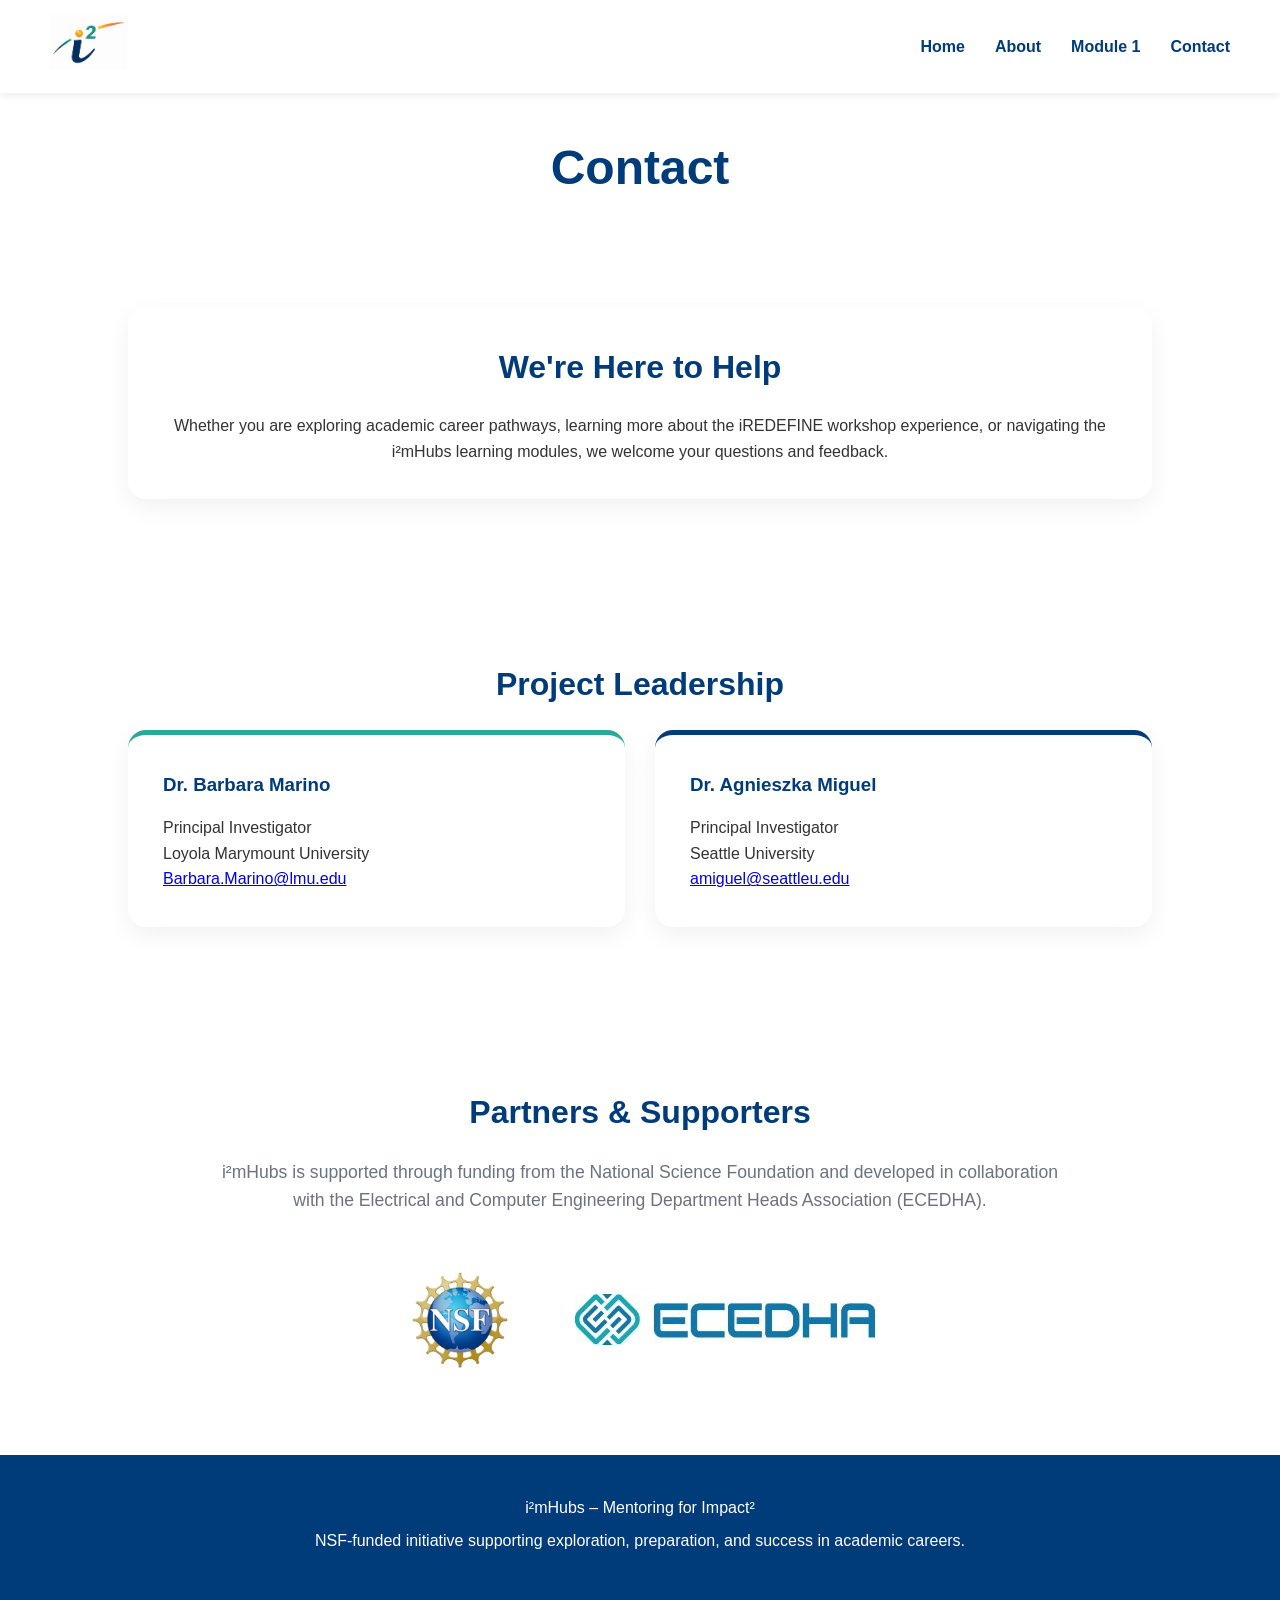
<file: contact.html>
<!DOCTYPE html>

<html lang="en">

<head>
    <meta charset="UTF-8">
    <meta name="viewport" content="width=device-width, initial-scale=1.0">
    <title>Contact | i²mHubs</title>
    
    <link rel="stylesheet" href="css/style.css">
    <link rel="icon" type="image/png" href="images/icon-tab.jpg"> 
</head>

<body>

<header>
    <nav class="navbar">


    <div class="logo">
        <img src="images/i2-icon.png" alt="i²mHubs">
    </div>

    <ul class="nav-links">
        <li><a href="index.html">Home</a></li>
        <li><a href="about.html">About</a></li>
        <li><a href="explore.html">Module 1</a></li>
        <li><a href="contact.html">Contact</a></li>
    </ul>

</nav>


</header>

<section class="hero-small">

    <h1>Contact</h1>

</section>
    
<section class="section">


<div class="card">

<h2>We're Here to Help</h2>

<p style="text-align:center;">
    Whether you are exploring academic career pathways,
    learning more about the iREDEFINE workshop experience,
    or navigating the i²mHubs learning modules,
    we welcome your questions and feedback.
</p>

</div>


</section>

<section class="section">


<h2>Project Leadership</h2>

<div class="card-grid">

    <div class="card">

        <h3>Dr. Barbara Marino</h3>

        <p class="team-title">
            Principal Investigator
        </p>

        <p class="team-school">
            Loyola Marymount University
        </p>

        <p>
            <a href="mailto:Barbara.Marino@lmu.edu">
                Barbara.Marino@lmu.edu
            </a>
        </p>

    </div>

    <div class="card">

        <h3>Dr. Agnieszka Miguel</h3>

        <p class="team-title">
            Principal Investigator
        </p>

        <p class="team-school">
            Seattle University
        </p>

        <p>
            <a href="mailto:amiguel@seattleu.edu">
                amiguel@seattleu.edu
            </a>
        </p>

    </div>

</div>


</section>

<section class="section partners-section">


<h2>Partners & Supporters</h2>

<p class="section-intro">
    i²mHubs is supported through funding from the National Science Foundation
    and developed in collaboration with the Electrical and Computer Engineering
    Department Heads Association (ECEDHA).
</p>

<div class="partners-logos">

    <img src="images/NSF-logo.png"
         alt="National Science Foundation"
         class="partner-logo nsf-logo">

    <img src="images/ECEDHA-logo.jpg"
         alt="ECEDHA"
         class="partner-logo">

</div>


</section>

<footer>


<p>i²mHubs – Mentoring for Impact²</p>

<p>
    NSF-funded initiative supporting exploration,
    preparation, and success in academic careers.
</p>
</file>
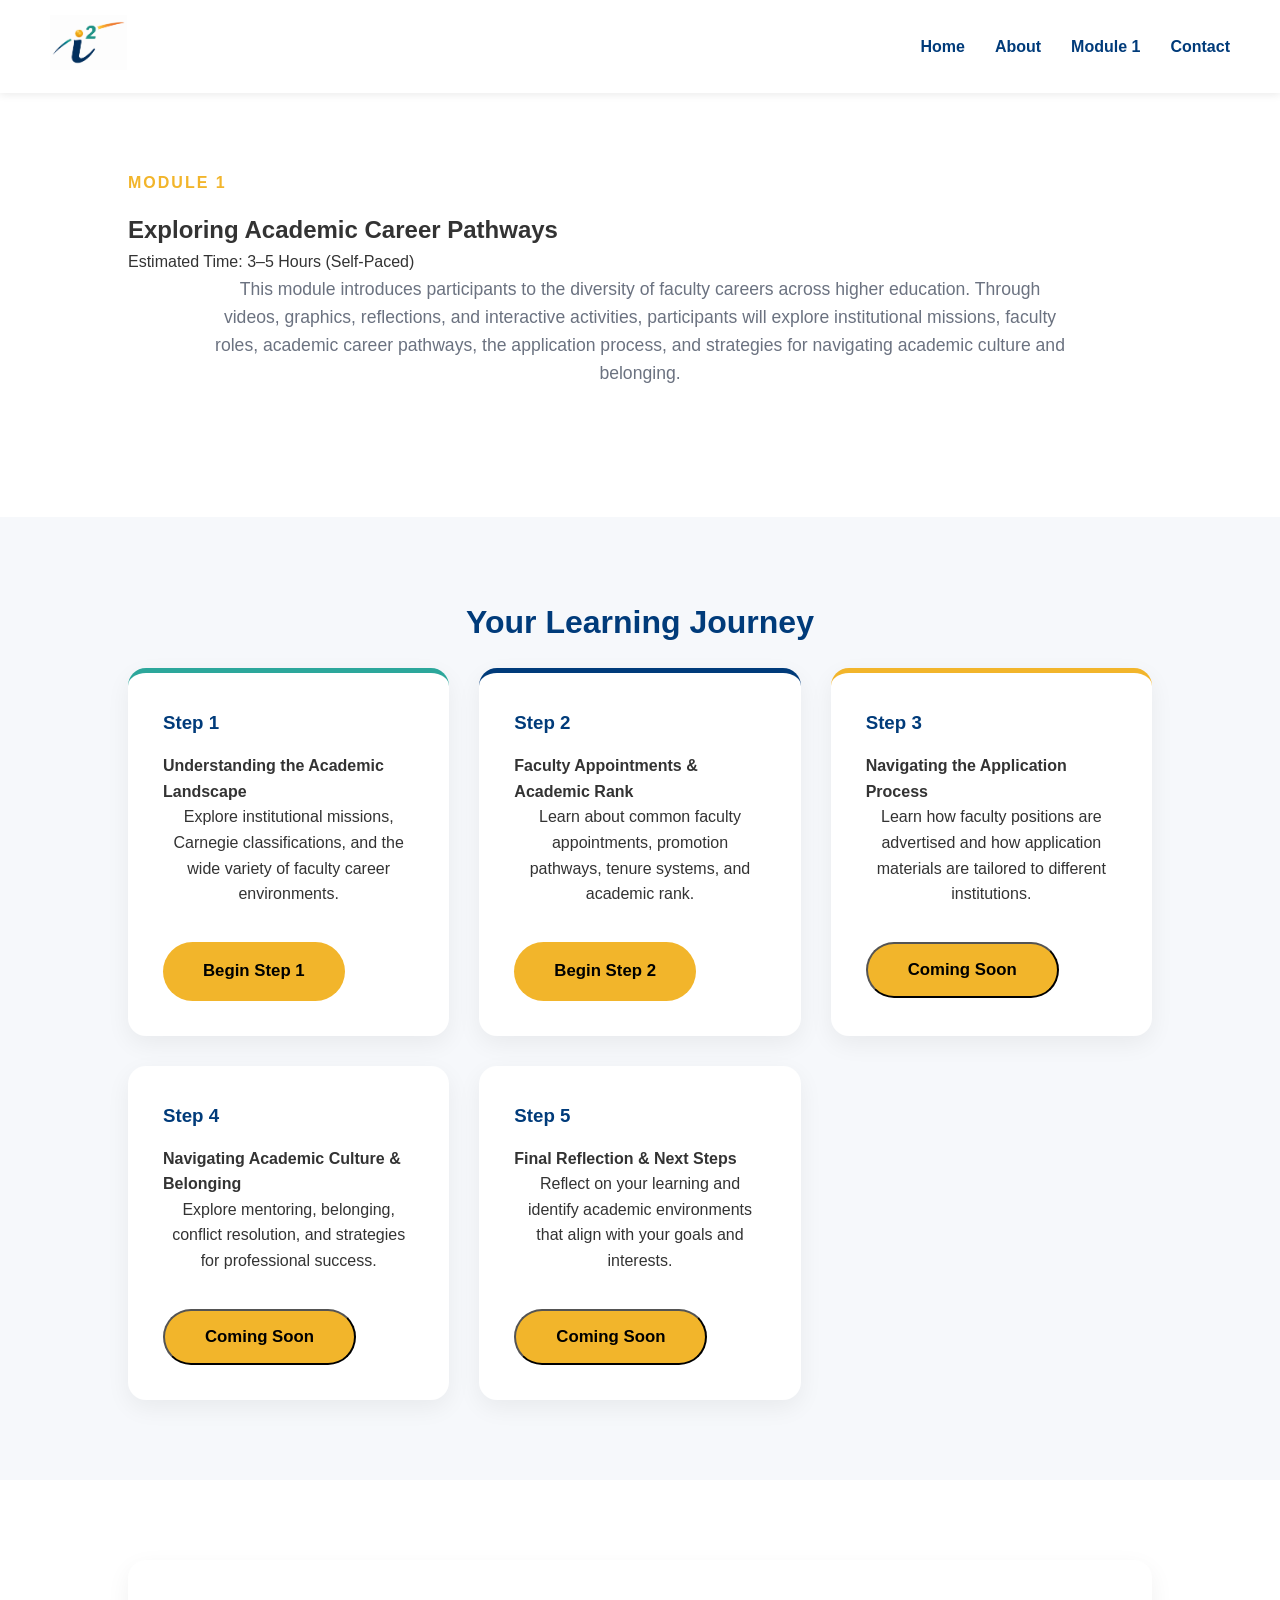
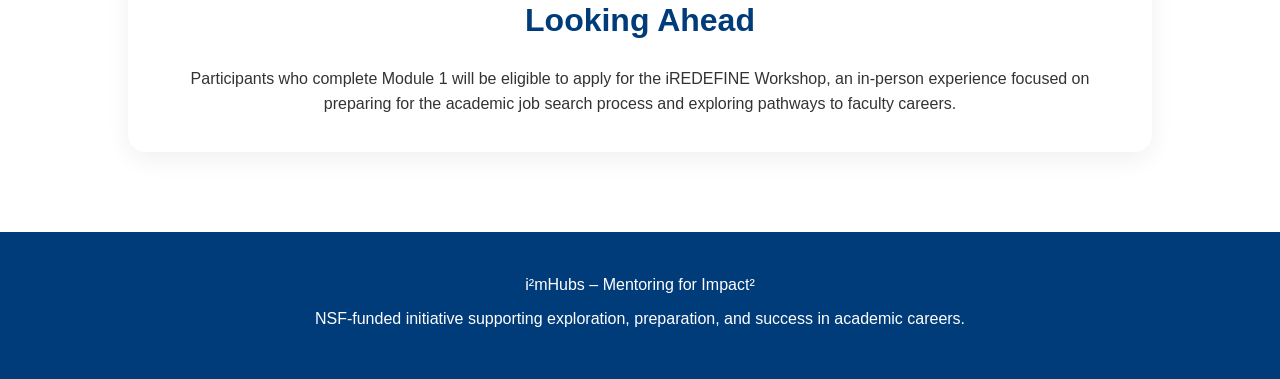
<file: explore.html>
<!DOCTYPE html>

<html lang="en">

<head>
    <meta charset="UTF-8">
    <meta name="viewport" content="width=device-width, initial-scale=1.0">
    <title>Module 1 | Exploring Academic Career Pathways</title>

<link rel="stylesheet" href="css/style.css">
<link rel="icon" type="image/png" href="images/icon-tab.jpg">

</head>

<body>

<header>
    <nav class="navbar">

    <div class="logo">
        <img src="images/i2-icon.png" alt="i²mHubs">
    </div>

    <ul class="nav-links">
        <li><a href="index.html">Home</a></li>
        <li><a href="about.html">About</a></li>
        <li><a href="explore.html">Module 1</a></li>
        <li><a href="contact.html">Contact</a></li>
    </ul>

</nav>

</header>

<section class="section">

<div class="module-header">

    <p class="module-label">MODULE 1</p>

    <h1>Exploring Academic Career Pathways</h1>

    <p class="module-time">
        Estimated Time: 3–5 Hours (Self-Paced)
    </p>

    <p class="section-intro">
        This module introduces participants to the diversity of faculty
        careers across higher education. Through videos, graphics,
        reflections, and interactive activities, participants will
        explore institutional missions, faculty roles, academic career
        pathways, the application process, and strategies for navigating
        academic culture and belonging.
    </p>

</div>

</section>

<section class="section pathway">

<h2>Your Learning Journey</h2>

<div class="card-grid">

    <div class="card">

        <h3>Step 1</h3>

        <h4>Understanding the Academic Landscape</h4>

        <p>
            Explore institutional missions, Carnegie classifications,
            and the wide variety of faculty career environments.
        </p>

        <a href="academic-landscape.html" class="button">
            Begin Step 1
        </a>

    </div>

    <div class="card">

        <h3>Step 2</h3>

        <h4>Faculty Appointments & Academic Rank</h4>

        <p>
            Learn about common faculty appointments, promotion
            pathways, tenure systems, and academic rank.
        </p>

        <a href="faculty-rank.html" class="button">
            Begin Step 2
        </a>

    </div>

    <div class="card">

        <h3>Step 3</h3>

        <h4>Navigating the Application Process</h4>

        <p>
            Learn how faculty positions are advertised and how
            application materials are tailored to different institutions.
        </p>

        <button class="button disabled-button">
            Coming Soon
        </button>

    </div>

    <div class="card">

        <h3>Step 4</h3>

        <h4>Navigating Academic Culture & Belonging</h4>

        <p>
            Explore mentoring, belonging, conflict resolution,
            and strategies for professional success.
        </p>

        <button class="button disabled-button">
            Coming Soon
        </button>

    </div>

    <div class="card">

        <h3>Step 5</h3>

        <h4>Final Reflection & Next Steps</h4>

        <p>
            Reflect on your learning and identify academic
            environments that align with your goals and interests.
        </p>

        <button class="button disabled-button">
            Coming Soon
        </button>

    </div>

</div>

</section>

<section class="section">

<div class="card">

    <h2>Looking Ahead</h2>

    <p style="text-align:center;">
        Participants who complete Module 1 will be eligible to apply
        for the iREDEFINE Workshop, an in-person experience focused
        on preparing for the academic job search process and exploring
        pathways to faculty careers.
    </p>

</div>

</section>

<footer>

<p>i²mHubs – Mentoring for Impact²</p>

<p>
    NSF-funded initiative supporting exploration,
    preparation, and success in academic careers.
</p>

</footer>

</body>

</html>
</file>
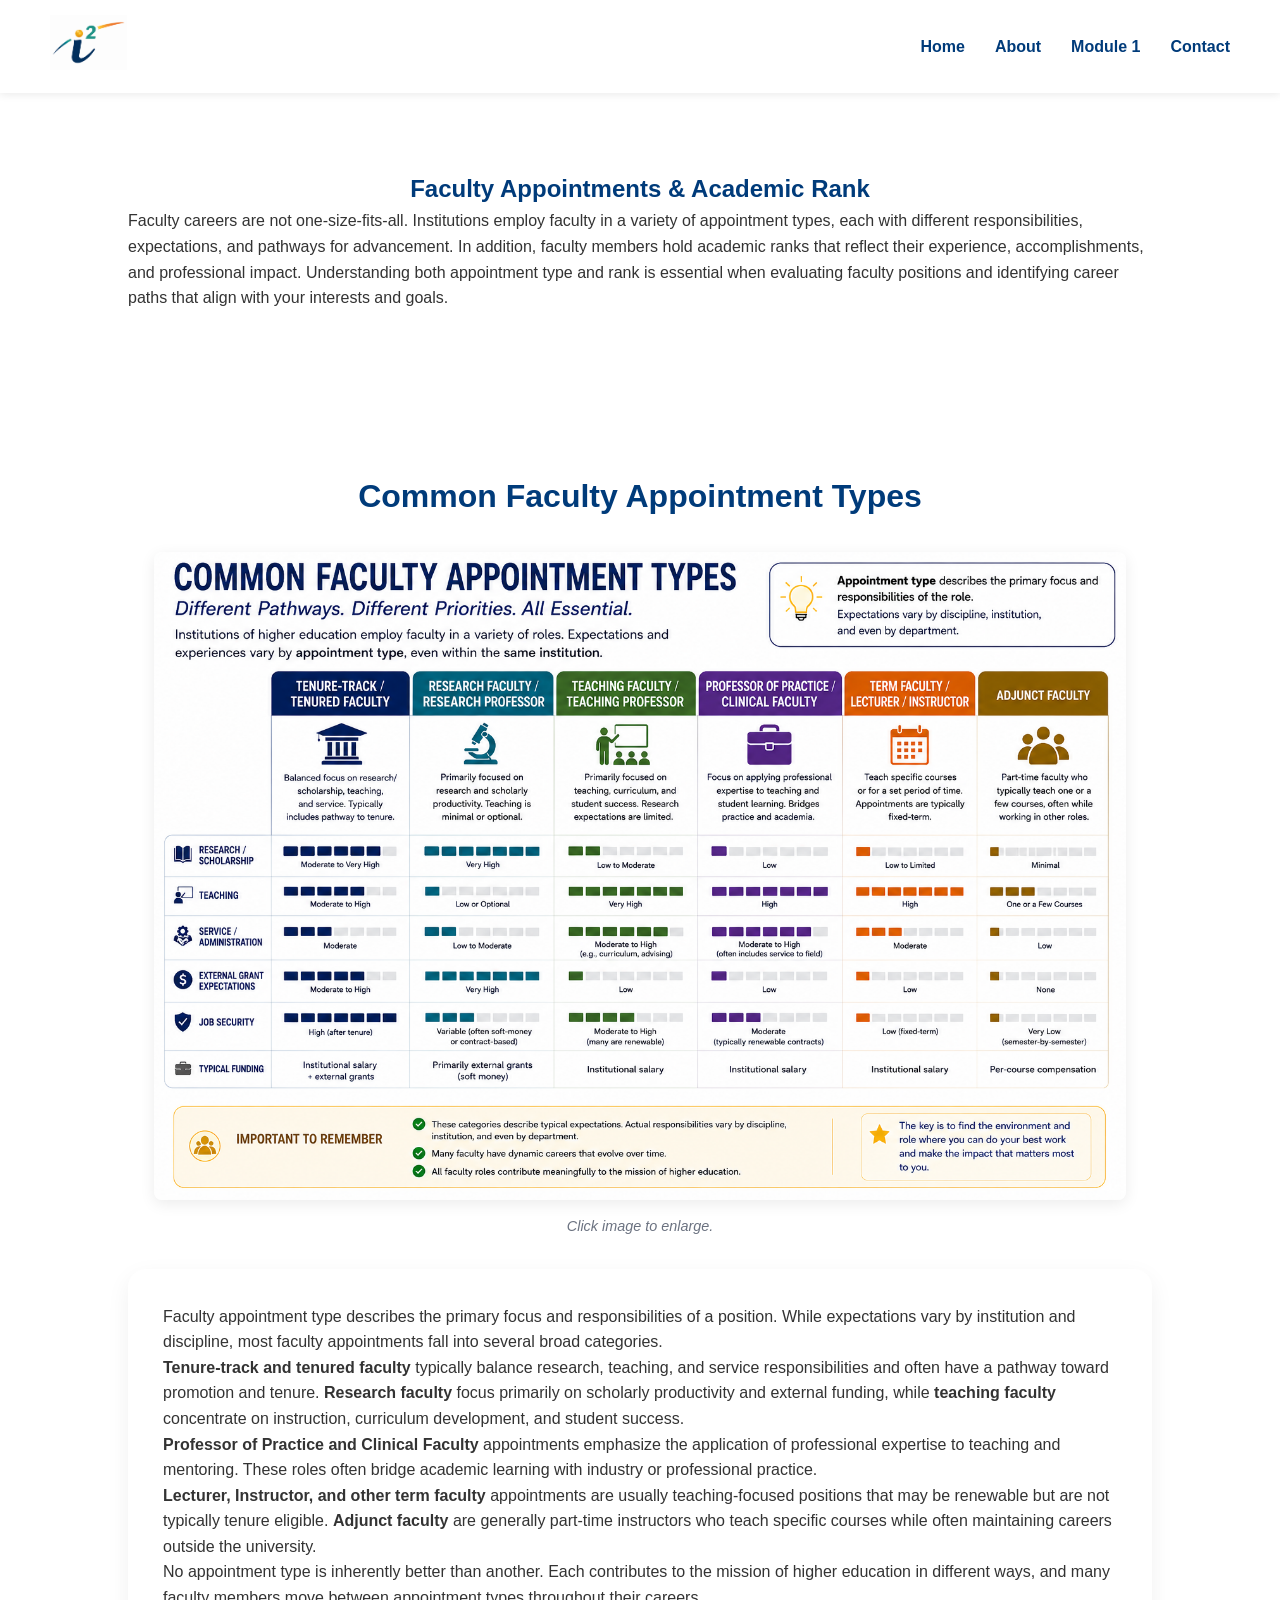
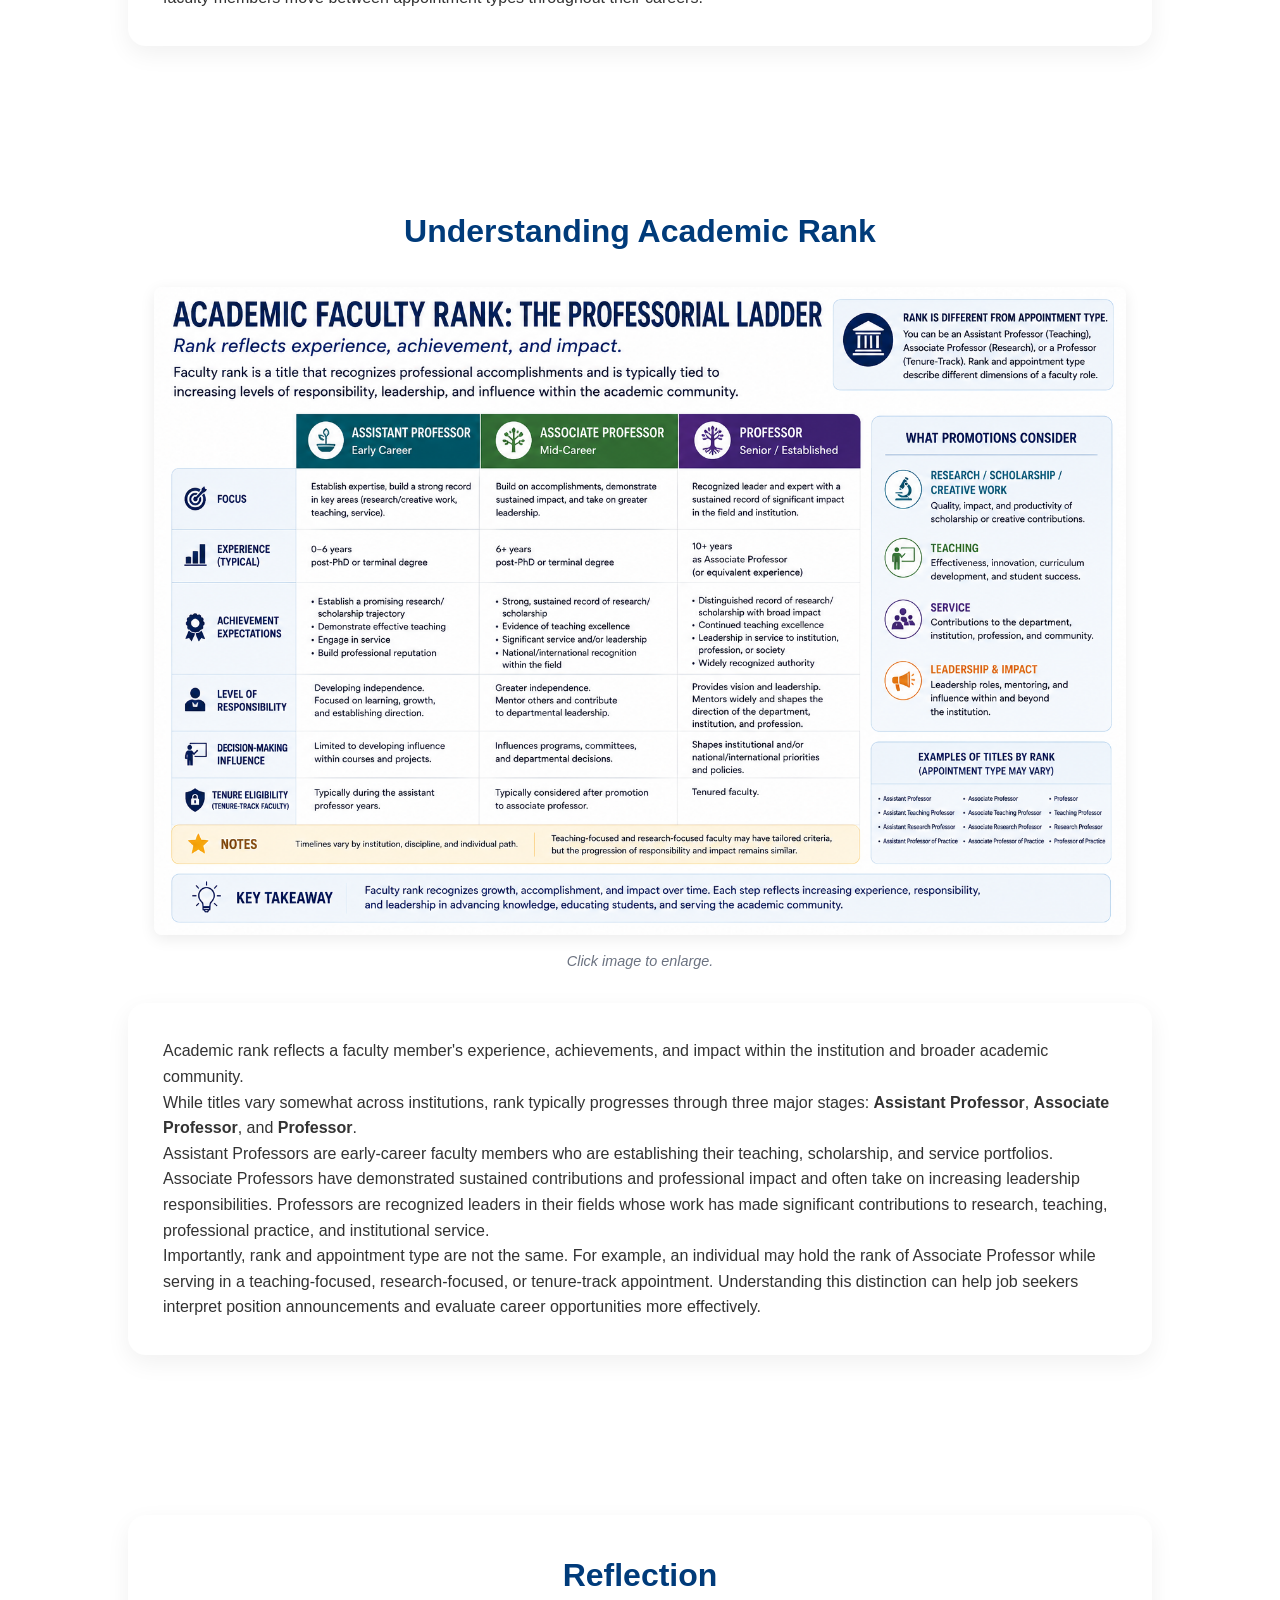
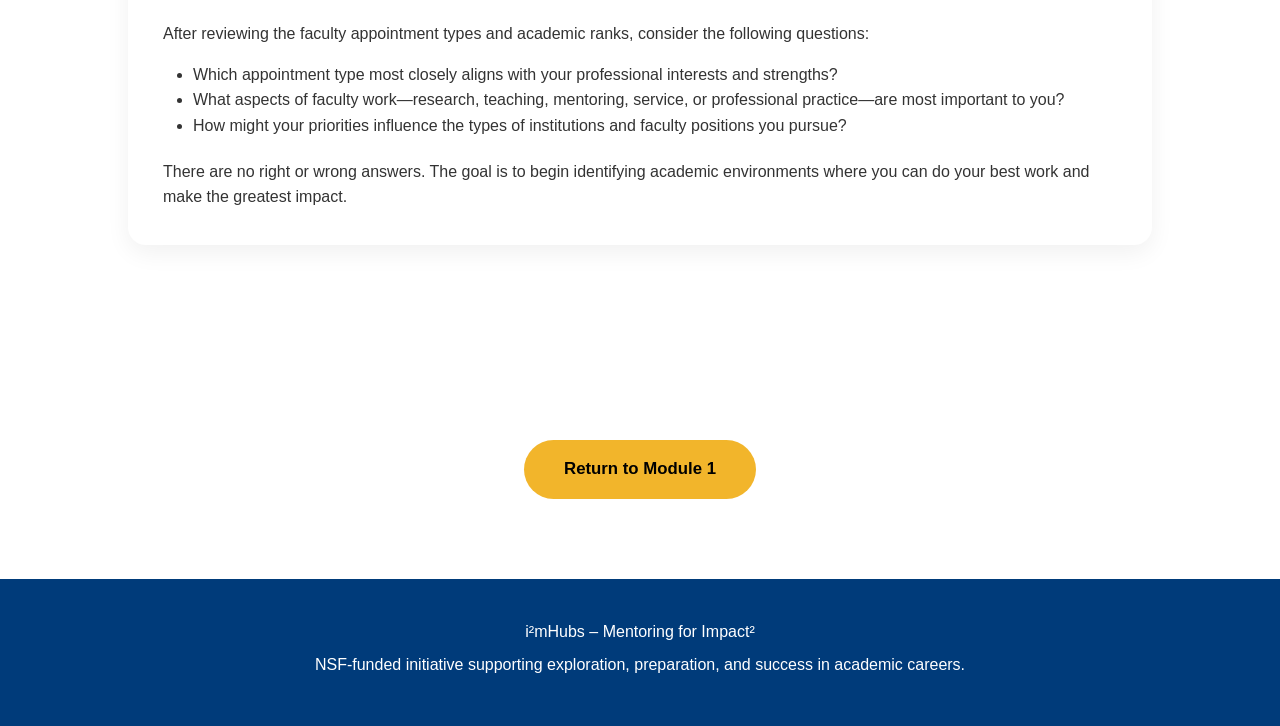
<file: faculty-rank.html>
<!DOCTYPE html>

<html lang="en">

<head>
    <meta charset="UTF-8">
    <meta name="viewport" content="width=device-width, initial-scale=1.0">
    <title>Faculty Appointments & Academic Rank | i²mHubs</title>


<link rel="stylesheet" href="css/style.css?v=99">
<link rel="icon" type="image/png" href="images/icon-tab.png">

</head>

<body>

<header>
    <nav class="navbar">


    <div class="logo">
        <img src="images/i2-icon.png" alt="i²mHubs">
    </div>

    <ul class="nav-links">
        <li><a href="index.html">Home</a></li>
        <li><a href="about.html">About</a></li>
        <li><a href="explore.html">Module 1</a></li>
        <li><a href="contact.html">Contact</a></li>
    </ul>

</nav>


</header>

<section class="section">


<h1 style="text-align:center; color:var(--navy);">
    Faculty Appointments & Academic Rank
</h1>

<p class="faculty-intro">
    Faculty careers are not one-size-fits-all. Institutions employ faculty
    in a variety of appointment types, each with different responsibilities,
    expectations, and pathways for advancement. In addition, faculty members
    hold academic ranks that reflect their experience, accomplishments, and
    professional impact. Understanding both appointment type and rank is
    essential when evaluating faculty positions and identifying career paths
    that align with your interests and goals.
</p>


</section>

<section class="section">


<h2>Common Faculty Appointment Types</h2>

<a href="images/common-faculty-appointments.png" target="_blank">
    <img src="images/common-faculty-appointments.png"
         alt="Common Faculty Appointment Types"
         class="full-width-image">
</a>

    <p class="image-caption">
        Click image to enlarge.
    </p>
    
<div class="card">

    <p>
        Faculty appointment type describes the primary focus and
        responsibilities of a position. While expectations vary by
        institution and discipline, most faculty appointments fall into
        several broad categories.
    </p>

    <p>
        <strong>Tenure-track and tenured faculty</strong> typically balance
        research, teaching, and service responsibilities and often have a
        pathway toward promotion and tenure. <strong>Research faculty</strong>
        focus primarily on scholarly productivity and external funding,
        while <strong>teaching faculty</strong> concentrate on instruction,
        curriculum development, and student success.
    </p>

    <p>
        <strong>Professor of Practice and Clinical Faculty</strong>
        appointments emphasize the application of professional expertise
        to teaching and mentoring. These roles often bridge academic
        learning with industry or professional practice.
    </p>

    <p>
        <strong>Lecturer, Instructor, and other term faculty</strong>
        appointments are usually teaching-focused positions that may be
        renewable but are not typically tenure eligible.
        <strong>Adjunct faculty</strong> are generally part-time instructors
        who teach specific courses while often maintaining careers outside
        the university.
    </p>

    <p>
        No appointment type is inherently better than another. Each
        contributes to the mission of higher education in different ways,
        and many faculty members move between appointment types throughout
        their careers.
    </p>

</div>

</section>

<section class="section">

<h2>Understanding Academic Rank</h2>

<a href="images/faculty-rank.png" target="_blank">
    <img src="images/faculty-rank.png"
         alt="Academic Faculty Rank"
         class="full-width-image">
</a>

    <p class="image-caption">
        Click image to enlarge.
    </p>
    
<div class="card">

    <p>
        Academic rank reflects a faculty member's experience,
        achievements, and impact within the institution and broader
        academic community.
    </p>

    <p>
        While titles vary somewhat across institutions, rank typically
        progresses through three major stages:
        <strong>Assistant Professor</strong>,
        <strong>Associate Professor</strong>, and
        <strong>Professor</strong>.
    </p>

    <p>
        Assistant Professors are early-career faculty members who are
        establishing their teaching, scholarship, and service portfolios.
        Associate Professors have demonstrated sustained contributions
        and professional impact and often take on increasing leadership
        responsibilities. Professors are recognized leaders in their
        fields whose work has made significant contributions to research,
        teaching, professional practice, and institutional service.
    </p>

    <p>
        Importantly, rank and appointment type are not the same.
        For example, an individual may hold the rank of Associate
        Professor while serving in a teaching-focused,
        research-focused, or tenure-track appointment.
        Understanding this distinction can help job seekers interpret
        position announcements and evaluate career opportunities more
        effectively.
    </p>

</div>

</section>

<section class="section">

<div class="card">

    <h2>Reflection</h2>

    <p>
        After reviewing the faculty appointment types and academic
        ranks, consider the following questions:
    </p>

    <ul style="margin-left:30px; margin-top:15px;">

        <li>
            Which appointment type most closely aligns with your
            professional interests and strengths?
        </li>

        <li>
            What aspects of faculty work—research, teaching,
            mentoring, service, or professional practice—are most
            important to you?
        </li>

        <li>
            How might your priorities influence the types of
            institutions and faculty positions you pursue?
        </li>

    </ul>

    <p style="margin-top:20px;">
        There are no right or wrong answers. The goal is to begin
        identifying academic environments where you can do your best
        work and make the greatest impact.
    </p>

</div>

</section>

<section class="section" style="text-align:center;">

<a href="explore.html" class="button">
    Return to Module 1
</a>

</section>

<footer>

<p>i²mHubs – Mentoring for Impact²</p>

<p>
    NSF-funded initiative supporting exploration,
    preparation, and success in academic careers.
</p>

</footer>

</body>

</html>
</file>
<file: css/style.css>
:root {
    --navy: #003B7A;
    --teal: #2CA79B;
    --gold: #F2B52B;
    --light: #F7FAFC;
    --gray: #6B7280;
}

*{
    margin:0;
    padding:0;
    box-sizing:border-box;
}

html{
    scroll-behavior:smooth;
}

body{
    font-family:"Segoe UI", Arial, sans-serif;
    background:white;
    color:#333;
    line-height:1.6;
}

/* =========================
   NAVIGATION
========================= */

.navbar{
    display:flex;
    justify-content:space-between;
    align-items:center;

    padding:15px 50px;

    background:white;

    position:fixed;

    top:0;
    left:0;
    right:0;

    z-index:9999;

    box-shadow:0 2px 8px rgba(0,0,0,.08);
}

body{
    font-family:"Segoe UI", Arial, sans-serif;
    background:white;
    color:#333;
    line-height:1.6;

    padding-top:90px;
}

.logo img{
    height:55px;
}

.nav-links{
    display:flex;
    list-style:none;
    gap:30px;
}

.nav-links a{
    text-decoration:none;
    color:var(--navy);
    font-weight:600;
    transition:.2s ease;
}

.nav-links a:hover{
    color:var(--teal);
}

/* =========================
   HERO
========================= */

.hero{
    padding:70px 20px 80px 20px;
    text-align:center;
    background:white;
}

.hero-brand{
    max-width:1000px;
    margin:auto;
}

.hero-icon{
    width:500px;
    max-width:90%;
    margin-bottom:15px;
}

.hero h1{
    font-size:2.8rem;
    color:var(--navy);
    margin-bottom:12px;
    line-height:1.15;
}

.hero-subtitle{
    color:var(--teal);
    font-weight:600;
    letter-spacing:.5px;
    margin-bottom:20px;
    font-size:1rem;
}

.tagline{
    font-size:1.2rem;
    color:var(--gray);
    max-width:800px;
    margin:auto;
}

/* =========================
   SMALL HERO
========================= */

.hero-small{
    padding:40px 20px 20px 20px;
    text-align:center;
}

.hero-small h1{
    color:var(--navy);
    font-size:3rem;
    margin:0 auto;
    text-align:center;
}


/* =========================
   BUTTON
========================= */

.button{
    display:inline-block;
    margin-top:35px;

    background:var(--gold);
    color:black;

    text-decoration:none;

    padding:16px 40px;

    border-radius:50px;

    font-weight:700;
    font-size:1.05rem;

    transition:.25s ease;
}

.button:hover{
    transform:translateY(-3px);
    box-shadow:0 10px 25px rgba(0,0,0,.15);
}

/* =========================
   SECTIONS
========================= */

.section{
    padding:80px 10%;
}

.section h2{
    text-align:center;
    color:var(--navy);
    margin-bottom:20px;
    font-size:2rem;
}

.section-intro{
    text-align:center;
    max-width:850px;
    margin:0 auto 50px auto;
    color:var(--gray);
    font-size:1.1rem;
}

/* =========================
   CARDS
========================= */

.card-grid{
    display:grid;
    grid-template-columns:repeat(auto-fit,minmax(280px,1fr));
    gap:30px;
}

.card{
    background:white;
    padding:35px;
    border-radius:18px;

    box-shadow:
        0 8px 25px rgba(0,0,0,.06);

    transition:.3s ease;

    height:100%;
}

.card:hover{
    transform:translateY(-8px);

    box-shadow:
        0 15px 35px rgba(0,0,0,.12);
}

.card h3{
    color:var(--navy);
    margin-bottom:15px;
}

/* Colored accents */

.card-grid .card:nth-child(1){
    border-top:5px solid var(--teal);
}

.card-grid .card:nth-child(2){
    border-top:5px solid var(--navy);
}

.card-grid .card:nth-child(3){
    border-top:5px solid var(--gold);
}

/* =========================
   LIGHT SECTION
========================= */

.pathway{
    background:#f6f8fb;
}

.pathway p{
    text-align:center;
    max-width:900px;
    margin:auto;
}

/* =========================
   VIDEO
========================= */

.video-container{
    max-width:900px;
    margin:auto;
}

.video-container iframe{
    width:100%;
    aspect-ratio:16/9;
    height:auto;

    border:none;
    border-radius:18px;

    box-shadow:
        0 10px 30px rgba(0,0,0,.10);
}

/* =========================
   JOURNEY
========================= */

.journey-arc{
    position:relative;

    max-width:1000px;

    margin:60px auto;

    min-height:360px;
}

.journey-arc::before{
    content:"";

    position:absolute;

    left:12%;
    right:12%;

    top:145px;

    height:140px;

    border-top:6px solid var(--teal);

    border-radius:50%;

    opacity:.6;
}

.journey-step{
    position:absolute;

    width:240px;

    background:white;

    padding:25px;

    border-radius:18px;

    text-align:center;

    box-shadow:
        0 8px 25px rgba(0,0,0,.08);
}

.journey-step h3{
    margin-bottom:10px;
    color:var(--navy);
}

.journey-left{
    left:0;
    top:140px;
    border-top:6px solid var(--teal);
}

.journey-center{
    left:50%;
    transform:translateX(-50%);
    top:20px;
    border-top:6px solid var(--gold);
}

.journey-right{
    right:0;
    top:140px;
    border-top:6px solid var(--navy);
}

/* =========================
   NSF NOTE
========================= */

.nsf-note{
    text-align:center;
    padding:20px;
    color:#777;
    font-size:.9rem;
}

/* =========================
   FOOTER
========================= */

footer{
    background:var(--navy);
    color:white;
    text-align:center;
    padding:40px;
}

footer p{
    margin-bottom:8px;
}

/* =========================
   MOBILE
========================= */

@media (max-width:900px){

    .navbar{
        flex-direction:column;
        gap:15px;
        padding:20px;
    }

    .nav-links{
        flex-wrap:wrap;
        justify-content:center;
    }

    .hero{
        padding:40px 20px 60px 20px;
    }

    .hero-icon{
        width:320px;
    }

    .hero h1{
        font-size:2rem;
    }

    .tagline{
        font-size:1rem;
    }

    .section{
        padding:60px 8%;
    }

    .journey-arc{
        min-height:auto;
        display:flex;
        flex-direction:column;
        gap:25px;
    }

    .journey-arc::before{
        display:none;
    }

    .journey-step{
        position:relative;
        width:100%;
        left:auto;
        right:auto;
        top:auto;
        transform:none;
    }
}

/* =========================
   TEAM
========================= */

.team-card{
    text-align:center;
}

.headshot{
    width:160px;
    height:160px;

    object-fit:cover;

    border-radius:50%;

    display:block;

    margin:0 auto 20px auto;

    border:5px solid white;

    box-shadow:
        0 6px 20px rgba(0,0,0,.15);
}

/* =========================
   TIMELINE
========================= */

.timeline-section{
    background:#f8fbff;
}

.timeline{
    max-width:900px;
    margin:60px auto;
    position:relative;
}

.timeline::before{
    content:"";
    position:absolute;
    left:25px;
    top:0;
    bottom:0;
    width:4px;

    background:linear-gradient(
        to bottom,
        var(--teal),
        var(--gold),
        var(--navy)
    );

    border-radius:10px;
}

.timeline-item{
    position:relative;
    padding-left:80px;
    margin-bottom:50px;
}

.timeline-dot{
    position:absolute;
    left:12px;
    top:5px;

    width:30px;
    height:30px;

    border-radius:50%;

    background:var(--navy);

    border:5px solid white;

    box-shadow:0 3px 12px rgba(0,0,0,.15);
}

.timeline-item:nth-child(even) .timeline-dot{
    background:var(--teal);
}

.timeline-item:nth-child(odd) .timeline-dot{
    background:var(--gold);
}

.timeline-content{
    background:white;

    padding:25px;

    border-radius:16px;

    box-shadow:0 6px 20px rgba(0,0,0,.08);
}

.timeline-content h3{
    color:var(--navy);
    margin-bottom:10px;
}

.future{
    background:var(--navy) !important;

    animation:pulse 2s infinite;
}

@keyframes pulse{

    0%{
        box-shadow:0 0 0 0 rgba(44,167,155,.5);
    }

    70%{
        box-shadow:0 0 0 12px rgba(44,167,155,0);
    }

    100%{
        box-shadow:0 0 0 0 rgba(44,167,155,0);
    }

}

@media (max-width:768px){

    .timeline-item{
        padding-left:65px;
    }

}

/* =========================
   University Logos
========================= */

.university-logo{
    max-width:100px;
    height:auto;
    margin:15px auto;
    display:block;
}

/* =========================
   PARTNERS
========================= */

.partners-section{
    text-align:center;
}

.partners-logos{
    display:flex;
    justify-content:center;
    align-items:center;
    gap:60px;
    flex-wrap:wrap;
    margin-top:30px;
}

.partner-logo{
    max-height:90px;
    width:auto;
}

.nsf-logo{
    max-height:110px;
}

/* =========================
   VIDEO
========================= */

.video-container{
    max-width:900px;
    margin:40px auto;
}

.video-container iframe{
    width:100%;
    aspect-ratio:16/9;

    border:none;

    border-radius:18px;

    box-shadow:
        0 10px 30px rgba(0,0,0,.10);
}

/* =========================
   MODULE CONTENT
========================= */

.placeholder-box{
    margin:30px 0;
    padding:60px 20px;
    border:2px dashed #cbd5e1;
    border-radius:12px;
    text-align:center;
    color:#64748b;
    background:#f8fafc;
}

.video-placeholder{
    margin:30px 0;
    padding:80px 20px;
    border-radius:12px;
    background:#e2e8f0;
    text-align:center;
    font-weight:600;
}

.accordion-card{
    background:white;
    border-radius:12px;
    box-shadow:0 5px 20px rgba(0,0,0,.08);
    padding:20px;
    margin-bottom:20px;
}

.accordion-card summary{
    cursor:pointer;
    font-weight:700;
    color:var(--navy);
    font-size:1.1rem;
}

.accordion-card p{
    margin-top:20px;
}

.content-image{
    display:block;
    width:100%;
    max-width:900px;
    margin:30px auto;
    border-radius:12px;
    box-shadow:0 5px 20px rgba(0,0,0,.08);
}

/* =========================
   MODULE 1 PAGE
========================= */

.module-hero{
    padding:80px 10%;
    background:#f8fafc;
}

.module-hero-grid{
    display:grid;
    grid-template-columns:2fr 1fr;
    gap:50px;
    align-items:start;
}

.module-label{
    color:var(--gold);
    font-weight:700;
    letter-spacing:2px;
    margin-bottom:15px;
}

.module-hero h1{
    color:var(--navy);
    font-size:2.5rem;
    margin-bottom:20px;
}

.accent-line{
    width:80px;
    height:4px;
    background:var(--gold);
    margin-bottom:40px;
}

.feature-item{
    margin-bottom:30px;
}

.feature-item h3{
    color:var(--navy);
    margin-bottom:10px;
}

.journey-card{
    background:white;
    padding:35px;
    border-radius:16px;
    box-shadow:0 5px 20px rgba(0,0,0,.08);
}

.journey-card h3{
    color:var(--navy);
    margin-bottom:20px;
}

.journey-card h4{
    color:var(--navy);
    margin-top:25px;
    margin-bottom:15px;
}

.journey-list{
    padding-left:20px;
}

.journey-list li{
    margin-bottom:12px;
}

@media (max-width:900px){

    .module-hero-grid{
        grid-template-columns:1fr;
    }

    .module-hero h1{
        font-size:2.5rem;
    }
}

.full-width-image{
    width:95%;
    max-width:1100px;
    height:auto;
    display:block;
    margin:30px auto;
    border-radius:8px;
    box-shadow:0 4px 15px rgba(0,0,0,.08);
}
    
.image-caption{
    text-align:center;
    font-size:0.9rem;
    color:var(--gray);
    margin-top:-15px;
    margin-bottom:30px;
    font-style:italic;
}
</file>
